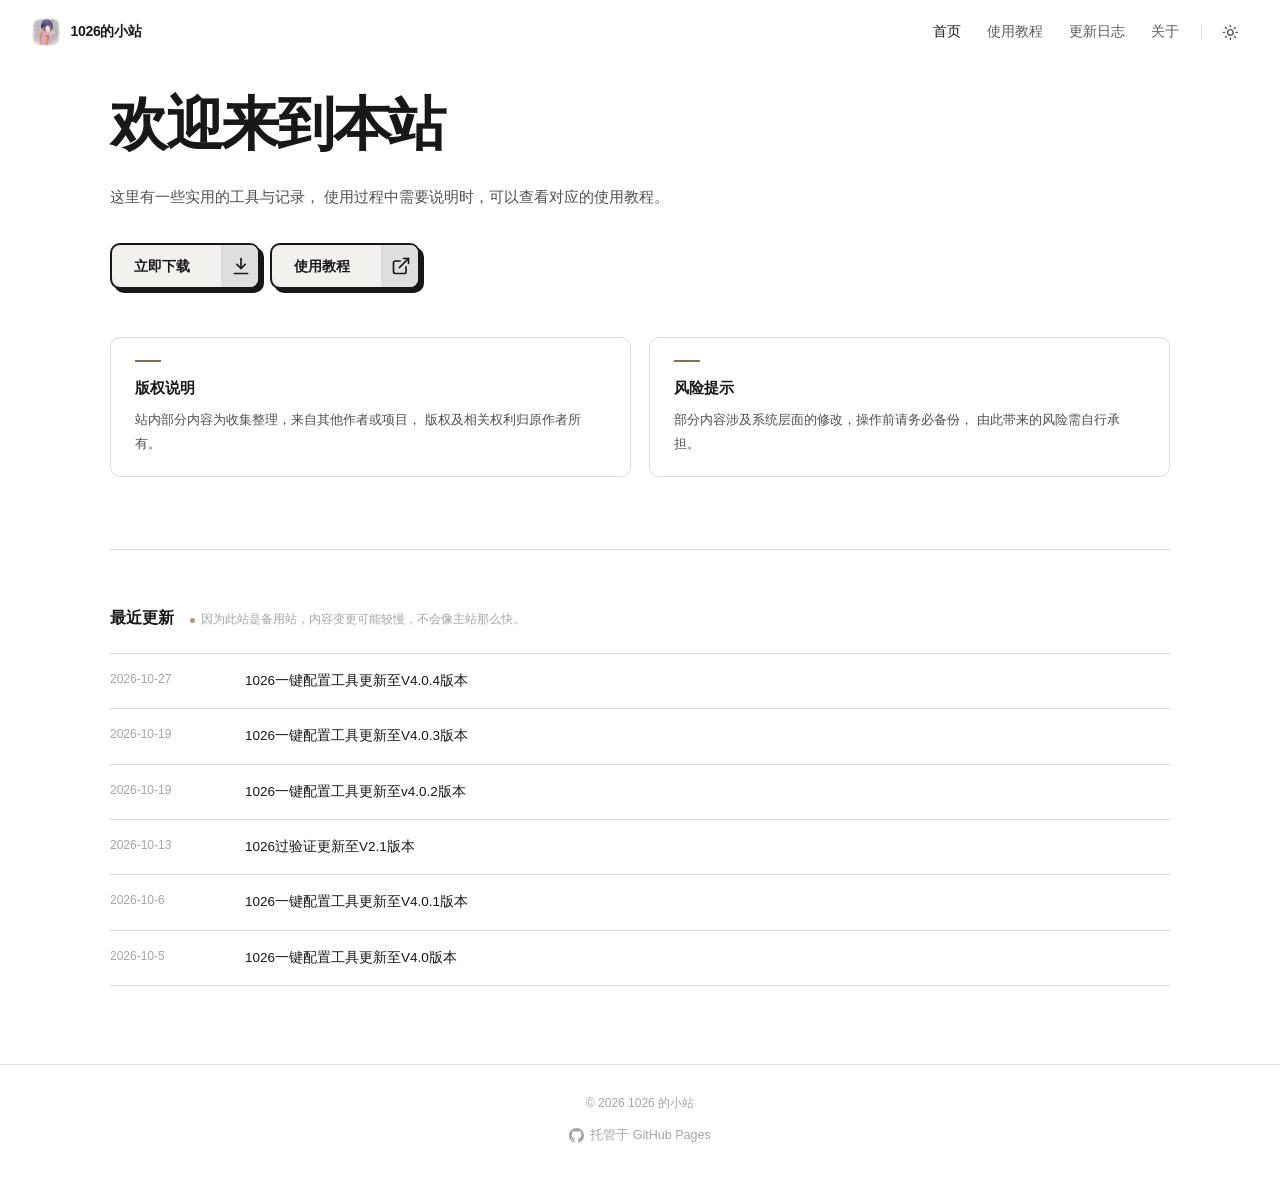
<file: index.html>
<!DOCTYPE html>
<html lang="zh">
<head>
  <meta charset="UTF-8">
  <meta name="viewport" content="width=device-width, initial-scale=1.0, maximum-scale=5.0, user-scalable=yes, viewport-fit=cover">
  <link rel="icon" type="image/webp" href="favicon.webp">
  <link rel="apple-touch-icon" href="favicon.webp">
  <meta name="theme-color" content="#ffffff">
  <meta name="theme-color" media="(prefers-color-scheme: dark)" content="#0b0b12">
  <title>1026的小站</title>
  <meta property="og:title" content="1026的小站">
  <meta property="og:description" content="欢迎来到1026的小站，这里汇集实用工具与原创开发作品">
  <meta property="og:image" content="https://hq1026.top/favicon.webp">
  <meta property="og:url" content="https://hq1026.top/">
  <meta property="og:type" content="website">
  <meta name="twitter:card" content="summary">
  <meta name="twitter:title" content="1026的小站">
  <meta name="twitter:description" content="欢迎来到1026的小站，这里汇集实用工具与原创开发作品">
  <meta name="twitter:image" content="https://hq1026.top/favicon.webp">
  <meta name="description" content="1026 的小站，分享实用的工具、文件与记录。">  <meta name="twitter:image" content="https://hq1026.top/favicon.webp"><!-- 顶部导航：自包含、本站自托管 -->
  <link rel="stylesheet" href="/assets/nap-nav.css">
  <link rel="preload" as="image" href="favicon.webp" fetchpriority="high">
  <link rel="prefetch" href="changelog.json">
  <link rel="prefetch" href="touping.json">
  <link rel="prefetch" href="shendun.json">
  <link rel="prefetch" href="changeid.json">
  <link rel="prefetch" href="fangfeng.json">
  <link rel="stylesheet" href="assets/css/standby-index.f9b241c5bb1f.css">
  <script>
    try {
      var t = localStorage.getItem("theme");
      if (t === "dark" || (!t && window.matchMedia && window.matchMedia("(prefers-color-scheme: dark)").matches)) {
        document.documentElement.classList.add("dark");
      }
    } catch (e) {}
  </script>

<link rel="stylesheet" href="assets/css/standby-index-2.c45beda980d8.css">
</head>
<script>
(function () {
    try {
        var ORDER = {
            '/': 1, '/index.html': 1,
            '/syjc.html': 2,
            '/gxrz.html': 3,
            '/about.html': 4,
            '/more.html': 5,
            '/hqzs.html': 6,
            '/play.html': 7
        };
        var cur = ORDER[location.pathname] || 0;
        var prev = parseInt(sessionStorage.getItem('hqNavFrom') || '0', 10) || 0;
        if (cur) { sessionStorage.setItem('hqNavFrom', String(cur)); }
        if (prev && cur && cur !== prev) {
            document.documentElement.classList.add(cur > prev ? 'hq-dir-fwd' : 'hq-dir-back');
        }
    } catch (e) {}
})();
</script>

<body>
  <header class="np-header">
    <div id="navShell" class="np-shell">
      <nav class="np-bar">
        <a href="index.html" class="np-logo"><img src="favicon.webp" alt="logo"><span>1026的小站</span></a>
        <div class="np-links">
          <a href="index.html" class="np-link on">首页</a>
          <a href="syjc.html" class="np-link">使用教程</a>
          <a href="gxrz.html" class="np-link">更新日志</a>
          <a href="about.html" class="np-link">关于</a>
          <span class="np-sep wide"></span>
          <button type="button" class="np-theme" id="theme-toggle" aria-label="切换主题">
            <svg class="np-sun" viewBox="0 0 24 24" fill="none" stroke="currentColor" stroke-width="2" stroke-linecap="round"><circle cx="12" cy="12" r="4"/><path d="M12 2v2M12 20v2M4.9 4.9l1.4 1.4M17.7 17.7l1.4 1.4M2 12h2M20 12h2M4.9 19.1l1.4-1.4M17.7 6.3l1.4-1.4"/></svg>
            <svg class="np-moon" viewBox="0 0 24 24" fill="none" stroke="currentColor" stroke-width="2" stroke-linecap="round"><path d="M21 12.8A9 9 0 1 1 11.2 3a7 7 0 0 0 9.8 9.8z"/></svg>
          </button>
        </div>
        <div class="np-mobile">
          <button type="button" class="np-theme" id="theme-toggle-m" aria-label="切换主题">
            <svg class="np-sun" viewBox="0 0 24 24" fill="none" stroke="currentColor" stroke-width="2" stroke-linecap="round"><circle cx="12" cy="12" r="4"/><path d="M12 2v2M12 20v2M4.9 4.9l1.4 1.4M17.7 17.7l1.4 1.4M2 12h2M20 12h2M4.9 19.1l1.4-1.4M17.7 6.3l1.4-1.4"/></svg>
            <svg class="np-moon" viewBox="0 0 24 24" fill="none" stroke="currentColor" stroke-width="2" stroke-linecap="round"><path d="M21 12.8A9 9 0 1 1 11.2 3a7 7 0 0 0 9.8 9.8z"/></svg>
          </button>
          <button type="button" class="np-burger" id="burgerBtn" aria-label="菜单"><div class="ic"><span></span><span></span><span></span></div></button>
        </div>
      </nav>
    </div>
  </header>

  <div class="np-menu" id="mobileMenu">
    <nav>
      <a href="index.html" class="on">首页</a>
      <a href="syjc.html">使用教程</a>
      <a href="gxrz.html">更新日志</a>
      <a href="about.html">关于</a>
    </nav>
  </div>

  <main>
    <section class="container hero">
      <h1><span>欢</span><span>迎</span><span>来</span><span>到</span><span>本</span><span>站</span></h1>
      <p class="hero-text">
        这里有一些实用的工具与记录，
        使用过程中需要说明时，可以查看对应的使用教程。
      </p>
      <div class="buttons">
        <a href="gxrz.html" class="dl-button" aria-label="立即下载">
          <span class="dl-text">立即下载</span>
          <span class="dl-icon">
            <svg viewBox="0 0 24 24"><path d="M12 3v12"/><path d="M7 10l5 5 5-5"/><path d="M4 21h16"/></svg>
          </span>
        </a>
        <a href="syjc.html" class="dl-button" aria-label="使用教程">
          <span class="dl-text">使用教程</span>
          <span class="dl-icon">
            <svg viewBox="0 0 24 24"><path d="M18 13v6a2 2 0 0 1-2 2H5a2 2 0 0 1-2-2V8a2 2 0 0 1 2-2h6"/><path d="M15 3h6v6"/><path d="M10 14L21 3"/></svg>
          </span>
        </a>
      </div>
    </section>

    <section class="container cards">
      <div class="card">
        <div class="card-title">版权说明</div>
        <p class="card-text">
          站内部分内容为收集整理，来自其他作者或项目，
          版权及相关权利归原作者所有。
        </p>
      </div>
      <div class="card">
        <div class="card-title">风险提示</div>
        <p class="card-text">
          部分内容涉及系统层面的修改，操作前请务必备份，
          由此带来的风险需自行承担。
        </p>
      </div>
    </section>

    <section class="container updates">
      <div class="heading">
        <h2 class="heading-title">最近更新</h2>
        <span class="heading-note">因为此站是备用站，内容变更可能较慢，不会像主站那么快。</span>
      </div>
      <div class="update-list" id="homeUpdates">
        <div class="update" style="grid-template-columns:1fr;color:var(--gray-3)"><div class="update-content" id="updLoading">正在加载…</div></div>
      </div>
    </section>
  </main>

  <footer class="footer">
    <div class="container footer-inner">
      <div>
        © <span id="year"></span> 1026 的小站
      </div>
      <div style="display:inline-flex;align-items:center;gap:6px;font-size:12.5px;color:var(--gray-3)">
        <svg viewBox="0 0 16 16" width="15" height="15" fill="currentColor" aria-hidden="true" style="flex:none"><path d="M8 0C3.58 0 0 3.58 0 8c0 3.54 2.29 6.53 5.47 7.59.4.07.55-.17.55-.38 0-.19-.01-.82-.01-1.49-2.01.37-2.53-.49-2.69-.94-.09-.23-.48-.94-.82-1.13-.28-.15-.68-.52-.01-.53.63-.01 1.08.58 1.23.82.72 1.21 1.87.87 2.33.66.07-.52.28-.87.51-1.07-1.78-.2-3.64-.89-3.64-3.95 0-.87.31-1.59.82-2.15-.08-.2-.36-1.02.08-2.12 0 0 .67-.21 2.2.82.64-.18 1.32-.27 2-.27s1.36.09 2 .27c1.53-1.04 2.2-.82 2.2-.82.44 1.1.16 1.92.08 2.12.51.56.82 1.27.82 2.15 0 3.07-1.87 3.75-3.65 3.95.29.25.54.73.54 1.48 0 1.07-.01 1.93-.01 2.2 0 .21.15.46.55.38A8.01 8.01 0 0 0 16 8c0-4.42-3.58-8-8-8z"/></svg>
        <span>托管于 GitHub Pages</span>
      </div>
    </div>
  </footer>

  <script>
    (function () {
      var shell = document.getElementById("navShell");
      function onScroll() { if (shell) shell.classList.toggle("np-hide", window.scrollY > 20); }
      window.addEventListener("scroll", onScroll, { passive: true });
      onScroll();

      var btns = [document.getElementById("theme-toggle"), document.getElementById("theme-toggle-m")];
      function toggleTheme() {
        var dark = document.documentElement.classList.toggle("dark");
        try { localStorage.setItem("theme", dark ? "dark" : "light"); } catch (e) {}
      }
      btns.forEach(function (b) { if (b) b.addEventListener("click", toggleTheme); });

      var menu = document.getElementById("mobileMenu");
      var burger = document.getElementById("burgerBtn");
      if (burger && menu) {
        function setMenu(open) {
          menu.classList.toggle("open", open);
          burger.classList.toggle("open", open);
        }
        burger.addEventListener("click", function () { setMenu(!menu.classList.contains("open")); });
        menu.querySelectorAll("a").forEach(function (a) { a.addEventListener("click", function () { setMenu(false); }); });
        // 点击其它地方或上下滑动时，自动收起菜单
        document.addEventListener("click", function (e) {
          if (menu.classList.contains("open") && !menu.contains(e.target) && !burger.contains(e.target)) setMenu(false);
        });
        window.addEventListener("scroll", function () {
          if (menu.classList.contains("open")) setMenu(false);
        }, { passive: true });
      }
    })();
  </script>

  <script>
    document.getElementById("year").textContent = new Date().getFullYear();
  </script>
<script>
    (function () {
        var box = document.getElementById("homeUpdates");
        if (!box) return;
        fetch("home_updates.json")
            .then(function (r) {
                if (!r.ok) throw new Error("HTTP " + r.status);
                return r.json();
            })
            .then(function (data) {
                function esc(s) {
                    s = String(s == null ? "" : s);
                    return s.replace(/&/g, "&amp;").replace(/</g, "&lt;").replace(/>/g, "&gt;").replace(/"/g, "&quot;");
                }
                if (!data || !data.length) {
                    box.innerHTML = '<div class="update" style="grid-template-columns:1fr;color:var(--gray-3)"><div class="update-content">暂无更新</div></div>';
                    return;
                }
                var html = "";
                data.forEach(function (item) {
                    html += '<div class="update">' +
                        '<div class="update-date">' + esc(item.date) + "</div>" +
                        '<div class="update-content">' + esc(item.text) + "</div>" +
                        "</div>";
                });
                box.innerHTML = html;
            })
            .catch(function () {
                box.innerHTML = '<div class="update" style="grid-template-columns:1fr;color:var(--gray-3)"><div class="update-content">更新数据加载失败，请刷新重试</div></div>';
            });
    })();
</script>
<script>
(function(){var A=["Alpha.png","APatch.png","ck.png","favicon.webp","FolkPatch.png","GitHub.png","KernelSU.png","KernelSU_Next.png","Kitsune%20Mask.png","SukiSU%20Ultra.png","toping.png","toxiang.png","wx.png","zfb.png"];var H={},P=[],R=[];document.querySelectorAll("img").forEach(function(i){var s=i.getAttribute("src"),f=i.getAttribute("data-full");if(s)H[s]=1;if(f)H[f]=1;});A.forEach(function(s){(H[s]?P:R).push(s);});function L(a){a.forEach(function(s){var i=new Image();i.decoding="async";i.src=s;});}function go(){L(P);setTimeout(function(){L(R);},120);}if(document.readyState==="complete"){go();}else{window.addEventListener("load",go);}})();
</script>
</body>
</html>
</file>
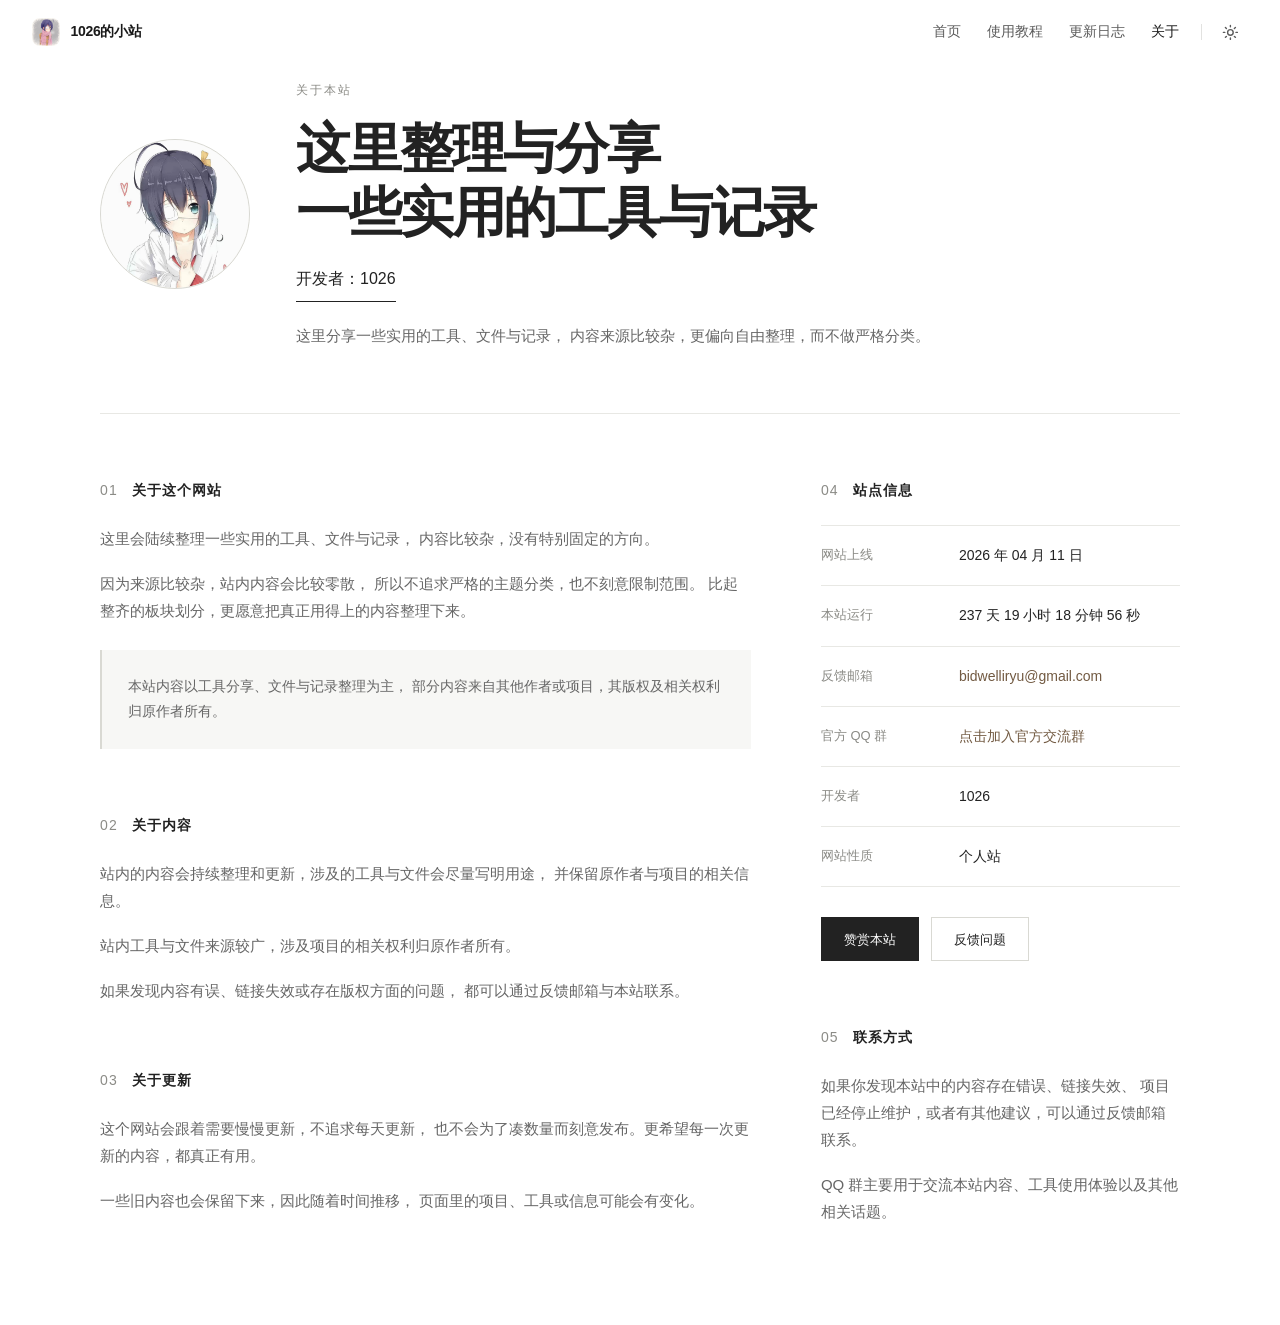
<file: about.html>
<!DOCTYPE html>
<html lang="zh-CN">
<head>
    <meta charset="UTF-8">
  <link rel="icon" type="image/webp" href="favicon.webp">

    <meta name="viewport" content="width=device-width, initial-scale=1.0">
    <title>关于本站</title>
  <meta property="og:title" content="关于-1026的小站">
  <meta property="og:description" content="关于1026的小站 — 了解本站与作者">
  <meta property="og:image" content="https://hq1026.top/favicon.webp">
  <meta property="og:url" content="https://hq1026.top/about">
  <meta property="og:type" content="website">
  <meta name="twitter:card" content="summary">
  <meta name="twitter:title" content="关于-1026的小站">
  <meta name="twitter:description" content="关于1026的小站 — 了解本站与作者">
  <meta name="twitter:image" content="https://hq1026.top/favicon.webp">
    <meta name="description" content="关于本站、作者以及网站运行信息。">
    <!-- 顶部导航：自包含、本站自托管 -->
    <link rel="stylesheet" href="/assets/nap-nav.css">
    <link rel="stylesheet" href="assets/css/standby-about.b46a45b13b56.css">
    <script>
        try {
            var t = localStorage.getItem("theme");
            if (t === "dark" || (!t && window.matchMedia && window.matchMedia("(prefers-color-scheme: dark)").matches)) {
                document.documentElement.classList.add("dark");
            }
        } catch (e) {}
    </script>


<link rel="stylesheet" href="assets/css/standby-shared.f78c829e329d.css">
</head>

<script>
(function () {
    try {
        var ORDER = {
            '/': 1, '/index.html': 1,
            '/syjc.html': 2,
            '/gxrz.html': 3,
            '/about.html': 4,
            '/more.html': 5,
            '/hqzs.html': 6,
            '/play.html': 7
        };
        var cur = ORDER[location.pathname] || 0;
        var prev = parseInt(sessionStorage.getItem('hqNavFrom') || '0', 10) || 0;
        if (cur) { sessionStorage.setItem('hqNavFrom', String(cur)); }
        if (prev && cur && cur !== prev) {
            document.documentElement.classList.add(cur > prev ? 'hq-dir-fwd' : 'hq-dir-back');
        }
    } catch (e) {}
})();
</script>

<body>

    <header class="np-header">
        <div id="navShell" class="np-shell">
            <nav class="np-bar">
                <a href="index.html" class="np-logo"><img src="favicon.webp" alt="logo"><span>1026的小站</span></a>
                <div class="np-links">
                    <a href="index.html" class="np-link">首页</a>
                    <a href="syjc.html" class="np-link">使用教程</a>
                    <a href="gxrz.html" class="np-link">更新日志</a>
                    <a href="about.html" class="np-link on">关于</a>
                    <span class="np-sep wide"></span>
                    <button type="button" class="np-theme" id="theme-toggle" aria-label="切换主题">
                        <svg class="np-sun" viewBox="0 0 24 24" fill="none" stroke="currentColor" stroke-width="2" stroke-linecap="round"><circle cx="12" cy="12" r="4"/><path d="M12 2v2M12 20v2M4.9 4.9l1.4 1.4M17.7 17.7l1.4 1.4M2 12h2M20 12h2M4.9 19.1l1.4-1.4M17.7 6.3l1.4-1.4"/></svg>
                        <svg class="np-moon" viewBox="0 0 24 24" fill="none" stroke="currentColor" stroke-width="2" stroke-linecap="round"><path d="M21 12.8A9 9 0 1 1 11.2 3a7 7 0 0 0 9.8 9.8z"/></svg>
                    </button>
                </div>
                <div class="np-mobile">
                    <button type="button" class="np-theme" id="theme-toggle-m" aria-label="切换主题">
                        <svg class="np-sun" viewBox="0 0 24 24" fill="none" stroke="currentColor" stroke-width="2" stroke-linecap="round"><circle cx="12" cy="12" r="4"/><path d="M12 2v2M12 20v2M4.9 4.9l1.4 1.4M17.7 17.7l1.4 1.4M2 12h2M20 12h2M4.9 19.1l1.4-1.4M17.7 6.3l1.4-1.4"/></svg>
                    <svg class="np-moon" viewBox="0 0 24 24" fill="none" stroke="currentColor" stroke-width="2" stroke-linecap="round"><path d="M21 12.8A9 9 0 1 1 11.2 3a7 7 0 0 0 9.8 9.8z"/></svg>
</button>
                    <button type="button" class="np-burger" id="burgerBtn" aria-label="菜单"><div class="ic"><span></span><span></span><span></span></div></button>
                </div>
            </nav>
        </div>
    </header>

    <div class="np-menu" id="mobileMenu">
        <nav>
            <a href="index.html">首页</a>
            <a href="syjc.html">使用教程</a>
            <a href="gxrz.html">更新日志</a>
            <a href="about.html" class="on">关于</a>
        </nav>
    </div>

    <main class="about-main">
        <div class="page">

            <section class="hero">

                <div class="avatar-placeholder">
                    <img src="toxiang.png" alt="头像" style="width:100%;height:100%;object-fit:cover;display:block;border-radius:50%">
                </div>

                <div>
                    <div class="hero-label">关于本站</div>

                    <h1 class="hero-title">
                        这里整理与分享<br>
                        一些实用的工具与记录
                    </h1>

                    <!-- 开发者名称 -->
                    <div class="developer-name">
                        开发者：1026
                    </div>

                    <p class="hero-description">
                        这里分享一些实用的工具、文件与记录，
                        内容来源比较杂，更偏向自由整理，而不做严格分类。
                    </p>
                </div>

            </section>


            <div class="content-grid">

                <div>

                    <section class="section">
                        <h2 class="section-title">
                            <span>01</span>
                            关于这个网站
                        </h2>

                        <p>
                            这里会陆续整理一些实用的工具、文件与记录，
                            内容比较杂，没有特别固定的方向。
                        </p>

                        <p>
                            因为来源比较杂，站内内容会比较零散，
                            所以不追求严格的主题分类，也不刻意限制范围。
                            比起整齐的板块划分，更愿意把真正用得上的内容整理下来。
                        </p>

                        <div class="note">
                            本站内容以工具分享、文件与记录整理为主，
                            部分内容来自其他作者或项目，其版权及相关权利归原作者所有。
                        </div>
                    </section>


                    <section class="section">
                        <h2 class="section-title">
                            <span>02</span>
                            关于内容
                        </h2>

                        <p>
                            站内的内容会持续整理和更新，涉及的工具与文件会尽量写明用途，
                            并保留原作者与项目的相关信息。
                        </p>

                        <p>
                            站内工具与文件来源较广，涉及项目的相关权利归原作者所有。
                        </p>

                        <p>
                            如果发现内容有误、链接失效或存在版权方面的问题，
                            都可以通过反馈邮箱与本站联系。
                        </p>
                    </section>


                    <section class="section">
                        <h2 class="section-title">
                            <span>03</span>
                            关于更新
                        </h2>

                        <p>
                            这个网站会跟着需要慢慢更新，不追求每天更新，
                            也不会为了凑数量而刻意发布。更希望每一次更新的内容，都真正有用。
                        </p>

                        <p>
                            一些旧内容也会保留下来，因此随着时间推移，
                            页面里的项目、工具或信息可能会有变化。
                        </p>
                    </section>

                </div>


                <aside>

                    <section class="section">
                        <h2 class="section-title">
                            <span>04</span>
                            站点信息
                        </h2>

                        <div class="info-list">

                            <div class="info-item">
                                <div class="info-label">网站上线</div>
                                <div class="info-value" id="launch-date">
                                    2026 年 04 月 11 日
                                </div>
                            </div>

                            <div class="info-item">
                                <div class="info-label">本站运行</div>
                                <div class="info-value" id="runtime">
                                    计算中
                                </div>
                            </div>

                            <div class="info-item">
                                <div class="info-label">反馈邮箱</div>
                                <div class="info-value">
                                    <a href="mailto:bidwelliryu@gmail.com">
                                        bidwelliryu@gmail.com
                                    </a>
                                </div>
                            </div>

                            <div class="info-item">
                                <div class="info-label">官方 QQ 群</div>
                                <div class="info-value">
                                    <a href="https://qm.qq.com/q/YGLgFSFzyY" target="_blank" rel="noopener noreferrer">
                                        点击加入官方交流群
                                    </a>
                                </div>
                            </div>

                            <div class="info-item">
                                <div class="info-label">开发者</div>
                                <div class="info-value">
                                    1026
                                </div>
                            </div>

                            <div class="info-item">
                                <div class="info-label">网站性质</div>
                                <div class="info-value">
                                    个人站
                                </div>
                            </div>

                        </div>

                        <div class="action-area">

                            <!-- 点击后跳转到独立赞赏页面 -->
                            <a
                                class="action-button primary"
                                href="hqzs.html"
                            >
                                赞赏本站
                            </a>

                            <a
                                class="action-button"
                                href="mailto:bidwelliryu@gmail.com"
                            >
                                反馈问题
                            </a>

                        </div>
                    </section>


                    <section class="section">
                        <h2 class="section-title">
                            <span>05</span>
                            联系方式
                        </h2>

                        <p>
                            如果你发现本站中的内容存在错误、链接失效、
                            项目已经停止维护，或者有其他建议，可以通过反馈邮箱联系。
                        </p>

                        <p>
                            QQ 群主要用于交流本站内容、工具使用体验以及其他相关话题。
                        </p>
                    </section>

                </aside>

            </div>

        </div>
    </main>


    <script>
        /*
         * ==========================================
         * 网站上线时间设置
         * ==========================================
         *
         * 将下面的日期修改为你的真实上线时间即可。
         *
         * 示例：
         * new Date("2026-01-01T12:00:00+08:00")
         *
         * 这里默认使用北京时间。
         */
        const launchTime = new Date("2026-04-11T10:34:12+08:00");


        function updateRuntime() {
            const now = new Date();
            let diff = now - launchTime;

            if (diff < 0) {
                diff = 0;
            }

            const totalSeconds = Math.floor(diff / 1000);

            const days = Math.floor(totalSeconds / 86400);
            const hours = Math.floor((totalSeconds % 86400) / 3600);
            const minutes = Math.floor((totalSeconds % 3600) / 60);
            const seconds = totalSeconds % 60;

            let result = "";

            if (days > 0) {
                result += `${days} 天 `;
            }

            if (hours > 0 || days > 0) {
                result += `${hours} 小时 `;
            }

            if (minutes > 0 || hours > 0 || days > 0) {
                result += `${minutes} 分钟 `;
            }

            result += `${seconds} 秒`;

            document.getElementById("runtime").textContent = result;
        }


        function updateLaunchDate() {
            const year = launchTime.getFullYear();
            const month = String(launchTime.getMonth() + 1).padStart(2, "0");
            const day = String(launchTime.getDate()).padStart(2, "0");

            document.getElementById("launch-date").textContent =
                `${year} 年 ${month} 月 ${day} 日`;
        }


        function updateCurrentYear() {
            var el = document.getElementById("current-year");
            if (el) el.textContent = new Date().getFullYear();
        }


        updateLaunchDate();
        updateRuntime();
        updateCurrentYear();

        setInterval(updateRuntime, 1000);
    </script>


    <!-- ============ 顶部导航交互（自包含）+ 隐藏访问统计 ============ -->
    <script>
        (function () {
            var shell = document.getElementById("navShell");
            function onScroll() { if (shell) shell.classList.toggle("np-hide", window.scrollY > 20); }
            window.addEventListener("scroll", onScroll, { passive: true });
            onScroll();

            var btns = [document.getElementById("theme-toggle"), document.getElementById("theme-toggle-m")];
            function toggleTheme() {
                document.documentElement.classList.toggle("dark");
                try { localStorage.setItem("theme", document.documentElement.classList.contains("dark") ? "dark" : "light"); } catch (e) {}
            }
            btns.forEach(function (b) { if (b) b.addEventListener("click", toggleTheme); });

            var menu = document.getElementById("mobileMenu");
            var burger = document.getElementById("burgerBtn");
            if (burger && menu) {
                function setMenu(open) {
                    menu.classList.toggle("open", open);
                    burger.classList.toggle("open", open);
                }
                burger.addEventListener("click", function () { setMenu(!menu.classList.contains("open")); });
                menu.querySelectorAll("a").forEach(function (a) { a.addEventListener("click", function () { setMenu(false); }); });
                document.addEventListener("click", function (e) {
                                    if (menu.classList.contains("open") && !menu.contains(e.target) && !burger.contains(e.target)) setMenu(false);
                                });
                                window.addEventListener("scroll", function () {
                                    if (menu.classList.contains("open")) setMenu(false);
                                }, { passive: true });

            }
        })();
    </script>

    <script>
        /* 数字滚动动画：从 0 滚到目标值 */
        function rollCount(el, target, prefix, suffix, dur) {
            if (!el) return;
            target = Number(target) || 0;
            var d = dur || 1100, start = null;
            function fmt(n) { return n.toLocaleString("zh-CN"); }
            function step(ts) {
                if (!start) start = ts;
                var p = Math.min(1, (ts - start) / d);
                p = 1 - Math.pow(1 - p, 3);
                el.textContent = (prefix || "") + fmt(Math.round(target * p)) + (suffix || " 次");
                if (p < 1) { requestAnimationFrame(step); }
                else { el.textContent = (prefix || "") + fmt(target) + (suffix || " 次"); }
            }
            requestAnimationFrame(step);
        }

        (function () {
            var v = document.getElementById("visits");
            if (v && typeof window.__H1026_VISITS !== "undefined") {
                rollCount(v, Number(window.__H1026_VISITS), "", " 次");
            }
        })();
    </script>

<script>
(function(){var A=["Alpha.png","APatch.png","ck.png","favicon.webp","FolkPatch.png","GitHub.png","KernelSU.png","KernelSU_Next.png","Kitsune%20Mask.png","SukiSU%20Ultra.png","toping.png","toxiang.png","wx.png","zfb.png"];var H={},P=[],R=[];document.querySelectorAll("img").forEach(function(i){var s=i.getAttribute("src"),f=i.getAttribute("data-full");if(s)H[s]=1;if(f)H[f]=1;});A.forEach(function(s){(H[s]?P:R).push(s);});function L(a){a.forEach(function(s){var i=new Image();i.decoding="async";i.src=s;});}function go(){L(P);setTimeout(function(){L(R);},120);}if(document.readyState==="complete"){go();}else{window.addEventListener("load",go);}})();
</script>
</body>
</html>
</file>
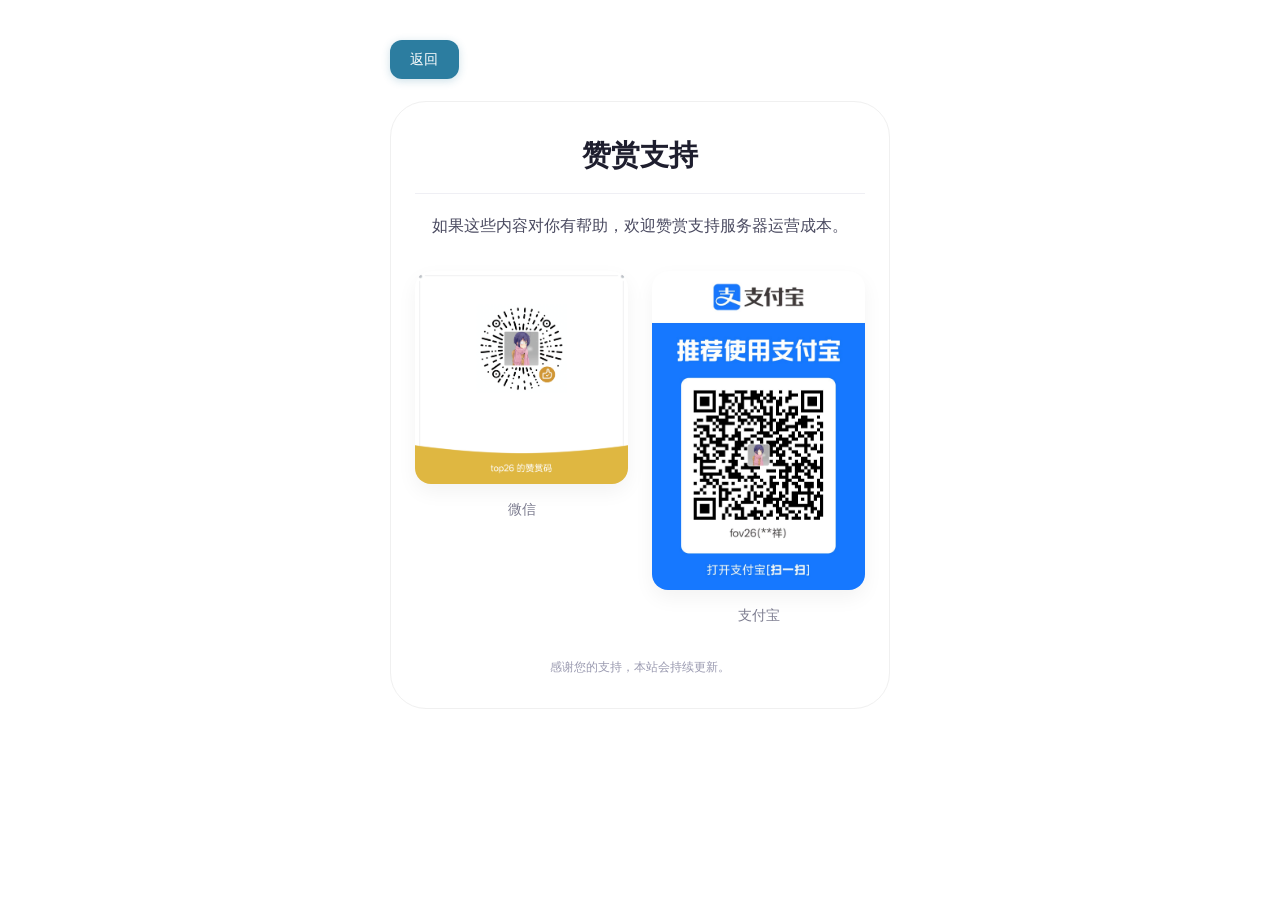
<file: hqzs.html>
<!DOCTYPE html>
<html lang="zh">
<head>
  <meta charset="UTF-8">
  <meta name="viewport" content="width=device-width, initial-scale=1.0, maximum-scale=5.0, user-scalable=yes, viewport-fit=cover">
  <link rel="icon" type="image/webp" href="favicon.webp">
  <link rel="apple-touch-icon" href="favicon.webp">
  <meta name="theme-color" content="#ffffff">
  <title>赞赏支持-1026的小站</title>
  <meta property="og:title" content="赞赏支持-1026的小站">
  <meta property="og:description" content="您的赞赏是持续更新的动力">
  <meta property="og:image" content="https://hq1026.top/favicon.webp">
  <meta property="og:url" content="https://hq1026.top/hqzs">
  <meta property="og:type" content="website">
  <meta name="twitter:card" content="summary">
  <meta name="twitter:title" content="赞赏支持-1026的小站">
  <meta name="twitter:description" content="您的赞赏是持续更新的动力">
  <meta name="twitter:image" content="https://hq1026.top/favicon.webp">
  <link rel="preload" as="image" href="wx.png">
  <link rel="preload" as="image" href="zfb.png">
  <link rel="stylesheet" href="assets/css/standby-hqzs.605176c1d7a0.css">
<script>try{var t=localStorage.getItem("theme");if(t==="dark"||(!t&&window.matchMedia&&window.matchMedia("(prefers-color-scheme: dark)").matches))document.documentElement.classList.add("dark");}catch(e){}</script>

<link rel="stylesheet" href="assets/css/standby-shared.f78c829e329d.css">
</head>
<script>
(function () {
    try {
        var ORDER = {
            '/': 1, '/index.html': 1,
            '/syjc.html': 2,
            '/gxrz.html': 3,
            '/about.html': 4,
            '/more.html': 5,
            '/hqzs.html': 6,
            '/play.html': 7
        };
        var cur = ORDER[location.pathname] || 0;
        var prev = parseInt(sessionStorage.getItem('hqNavFrom') || '0', 10) || 0;
        if (cur) { sessionStorage.setItem('hqNavFrom', String(cur)); }
        if (prev && cur && cur !== prev) {
            document.documentElement.classList.add(cur > prev ? 'hq-dir-fwd' : 'hq-dir-back');
        }
    } catch (e) {}
})();
</script>

<body>
<div class="container">
  <a href="about.html" class="back-link">返回</a>
  <div class="sponsor-card">
    <div class="sponsor-title">赞赏支持</div>
    <div class="sponsor-desc">如果这些内容对你有帮助，欢迎赞赏支持服务器运营成本。</div>
    <div class="qr-grid">
      <div class="qr-item">
        <img src="wx.png" class="qr-img" alt="微信赞赏码" loading="eager">
        <div class="qr-label">微信</div>
      </div>
      <div class="qr-item">
        <img src="zfb.png" class="qr-img" alt="支付宝收款码" loading="eager">
        <div class="qr-label">支付宝</div>
      </div>
    </div>
    <div class="footer-note">感谢您的支持，本站会持续更新。</div>
  </div>
</div>

<div class="qr-viewer" id="qrViewer">
  <img id="qrViewerImg" alt="">
</div>

<script>
  (function () {
    var viewer = document.getElementById("qrViewer");
    var viewerImg = document.getElementById("qrViewerImg");
    if (!viewer || !viewerImg) return;

    function open(src, alt) {
      viewerImg.src = src;
      viewerImg.alt = alt || "";
      viewer.classList.add("open");
      document.body.style.overflow = "hidden";
    }

    function close() {
      viewer.classList.remove("open");
      document.body.style.overflow = "";
    }

    document.querySelectorAll(".qr-img").forEach(function (img) {
      img.addEventListener("click", function () { open(img.currentSrc || img.src, img.alt); });
    });

    viewer.addEventListener("click", close);

    document.addEventListener("keydown", function (e) {
      if (e.key === "Escape") close();
    });
  })();
</script>
<script>
(function(){var A=["Alpha.png","APatch.png","ck.png","favicon.webp","FolkPatch.png","GitHub.png","KernelSU.png","KernelSU_Next.png","Kitsune%20Mask.png","SukiSU%20Ultra.png","toping.png","toxiang.png","wx.png","zfb.png"];var H={},P=[],R=[];document.querySelectorAll("img").forEach(function(i){var s=i.getAttribute("src"),f=i.getAttribute("data-full");if(s)H[s]=1;if(f)H[f]=1;});A.forEach(function(s){(H[s]?P:R).push(s);});function L(a){a.forEach(function(s){var i=new Image();i.decoding="async";i.src=s;});}function go(){L(P);setTimeout(function(){L(R);},120);}if(document.readyState==="complete"){go();}else{window.addEventListener("load",go);}})();
</script>
</body>
</html>
</file>
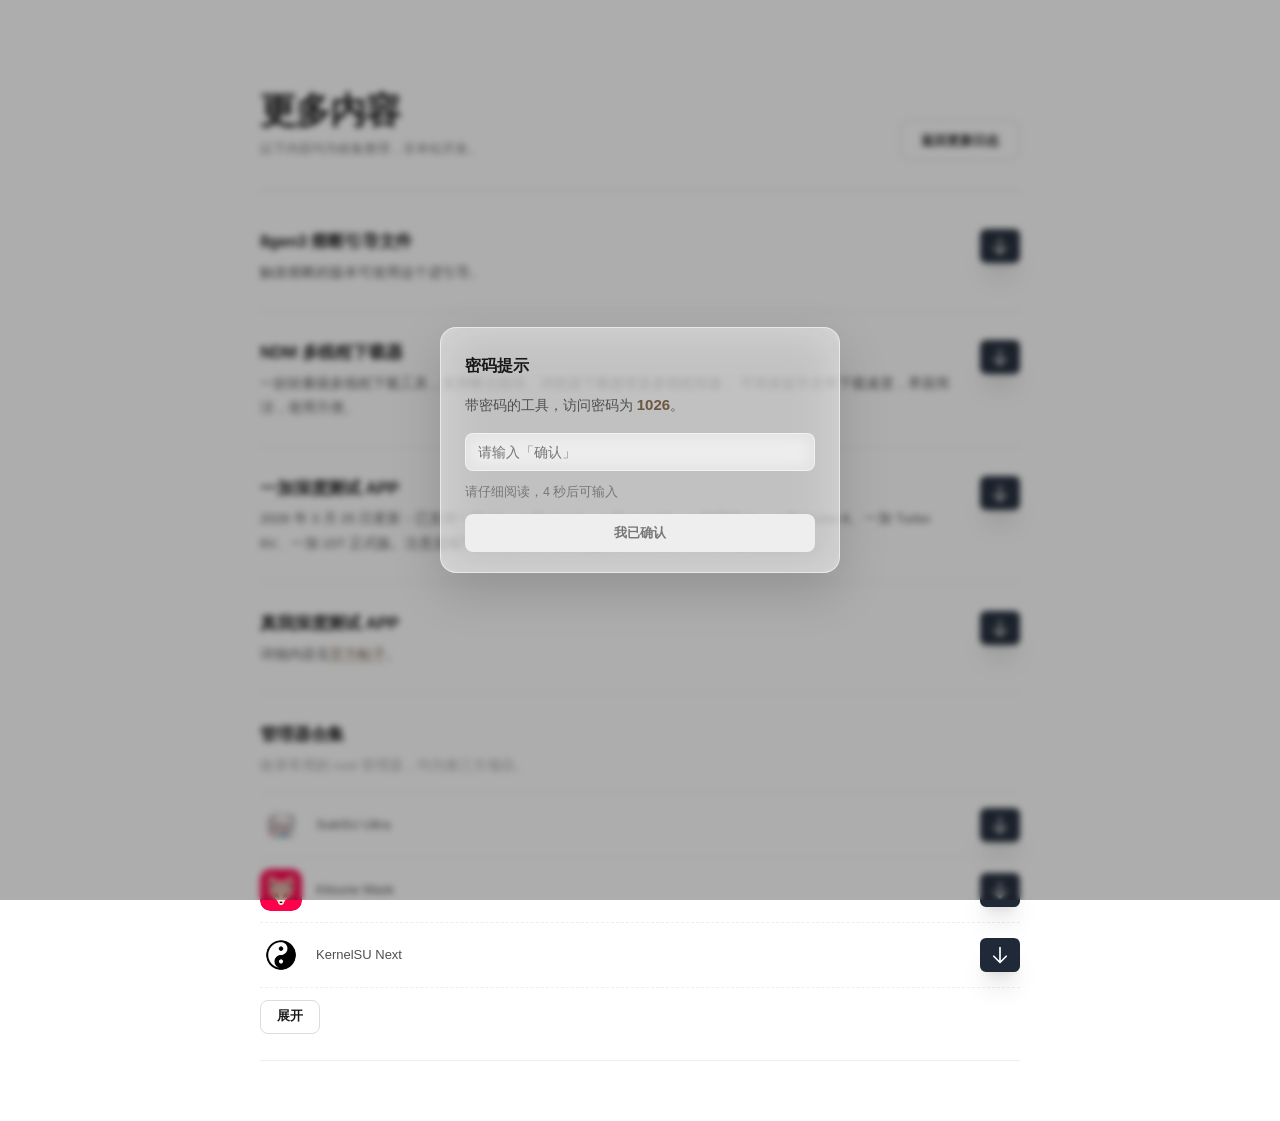
<file: more.html>
<!DOCTYPE html>
<html lang="zh-CN">
<head>
    <meta charset="UTF-8">
  <link rel="icon" type="image/webp" href="favicon.webp">

    <meta name="viewport" content="width=device-width, initial-scale=1.0">

    <title>更多内容-1026 的小站</title>
  <meta property="og:title" content="更多内容-1026的小站">
  <meta property="og:description" content="探索实用工具与资源">
  <meta property="og:image" content="https://hq1026.top/favicon.webp">
  <meta property="og:url" content="https://hq1026.top/more">
  <meta property="og:type" content="website">
  <meta name="twitter:card" content="summary">
  <meta name="twitter:title" content="更多内容-1026的小站">
  <meta name="twitter:description" content="探索实用工具与资源">
  <meta name="twitter:image" content="https://hq1026.top/favicon.webp">
    <!-- 顶部导航：自包含、本站自托管 -->
    <link rel="stylesheet" href="/assets/nap-nav.css">

    <meta
        name="description"
        content="1026 的小站更多内容，收集整理的工具、文件与合集。"
    ><link rel="stylesheet" href="assets/css/standby-more.15b77d1a48d0.css">
    <script>
        try {
            var t = localStorage.getItem("theme");
            if (t === "dark" || (!t && window.matchMedia && window.matchMedia("(prefers-color-scheme: dark)").matches)) {
                document.documentElement.classList.add("dark");
            }
        } catch (e) {}
    </script>


</head>

<link rel="stylesheet" href="assets/css/standby-shared.00aa80f7edbd.css">

<script>
(function () {
    try {
        var ORDER = {
            '/': 1, '/index.html': 1,
            '/syjc.html': 2,
            '/gxrz.html': 3,
            '/about.html': 4,
            '/more.html': 5,
            '/hqzs.html': 6,
            '/play.html': 7
        };
        var cur = ORDER[location.pathname] || 0;
        var prev = parseInt(sessionStorage.getItem('hqNavFrom') || '0', 10) || 0;
        if (cur) { sessionStorage.setItem('hqNavFrom', String(cur)); }
        if (prev && cur && cur !== prev) {
            document.documentElement.classList.add(cur > prev ? 'hq-dir-fwd' : 'hq-dir-back');
        }
    } catch (e) {}
})();
</script>

<body>

<link rel="stylesheet" href="assets/css/standby-shared.cbda897ecdda.css">
<div class="hqNt-mask" id="hqNtMask">
    <div class="hqNt-glass" role="dialog" aria-modal="true">
        <div class="hqNt-title">密码提示</div>
        <div class="hqNt-body">带密码的工具，访问密码为 <strong>1026</strong>。</div>
        <input type="text" class="hqNt-input" id="hqNtInput" maxlength="20" autocomplete="off" placeholder="请输入「确认」" disabled>
        <div class="hqNt-hint" id="hqNtHint">请仔细阅读，5 秒后可输入</div>
        <button type="button" class="hqNt-btn" id="hqNtBtn">我已确认</button>
    </div>
</div>
<script>
    (function () {
        var KEY = "hq_notice_ok_more_v2";
        var PASS = "确认";
        var seen = false;
        try { seen = localStorage.getItem(KEY) === "1"; } catch (e) {}
        var mask = document.getElementById("hqNtMask");
        if (seen) { mask.remove(); return; }
        var hqSbw = window.innerWidth - document.documentElement.clientWidth;
        document.body.style.overflow = "hidden";
        if (hqSbw > 0) { document.body.style.paddingRight = hqSbw + "px"; }
        var input = document.getElementById("hqNtInput");
        input.disabled = true;
        var hint = document.getElementById("hqNtHint");
        var btn = document.getElementById("hqNtBtn");
        var ready = false;
        fetch("popup_more.json")
            .then(function (r) { if (!r.ok) throw new Error("HTTP " + r.status); return r.json(); })
            .then(function (d) {
                if (!d) return;
                var t = document.querySelector("#hqNtMask .hqNt-title");
                var b = document.querySelector("#hqNtMask .hqNt-body");
                if (d.title) t.textContent = d.title;
                if (d.body) b.innerHTML = d.body.replace(/1026/g, "<strong>1026</strong>");
            })
            .catch(function () {});
        var n = 5;
        hint.textContent = "请仔细阅读，" + n + " 秒后可输入";
        var t = setInterval(function () {
            n--;
            if (n > 0) {
                hint.textContent = "请仔细阅读，" + n + " 秒后可输入";
            } else {
                clearInterval(t);
                ready = true;
                input.disabled = false;
                input.focus();
                hint.textContent = "";
            }
        }, 1000);
        input.addEventListener("input", function () {
            if (input.value.trim() === PASS && ready) btn.classList.add("ok");
            else btn.classList.remove("ok");
        });
        btn.addEventListener("click", function () {
            if (!ready || input.value.trim() !== PASS) return;
            try { localStorage.setItem(KEY, "1"); } catch (e) {}
            mask.classList.add("hqNt-close");
            setTimeout(function () {
                mask.remove();
                document.body.style.overflow = "";
                document.body.style.paddingRight = "";
            }, 220);
        });
    })();
</script>


    <link rel="stylesheet" href="assets/css/standby-more-4.d4c2809b084f.css">

    <header class="container page-top">
        <div>
            <h1>更多内容</h1>
            
            <p class="page-note">以下内容均为收集整理，非本站开发。</p>
        </div>
        <a href="gxrz.html" class="btn btn-ghost">返回更新日志</a>
    </header>

    
    <main class="container items">

        
        <div class="item">
            <div class="item-info">
                <div class="item-name">8gen3 熔断引导文件</div>
                <p class="item-desc">触发熔断的版本可使用这个进引导。</p>
            </div>
            <div class="item-side">
                <a href="https://wwaoj.lanzoul.com/b0188lmbad" class="icon-dl" aria-label="下载" title="下载">
                    <svg viewBox="0 0 24 24"><path d="M19.5 13.5 12 21m0 0-7.5-7.5M12 21V3"/></svg>
                </a>
            </div>
        </div>

        
        <div class="item">
            <div class="item-info">
                <div class="item-name">NDM 多线程下载器</div>
                <p class="item-desc">
                    一款轻量级多线程下载工具，支持断点续传、浏览器下载接管及多线程加速，
                    可有效提升文件下载速度，界面简洁，使用方便。
                </p>
            </div>
            <div class="item-side">
                <a href="https://wwaoj.lanzoul.com/b0188lmbad" class="icon-dl" aria-label="下载" title="下载">
                    <svg viewBox="0 0 24 24"><path d="M19.5 13.5 12 21m0 0-7.5-7.5M12 21V3"/></svg>
                </a>
            </div>
        </div>

        
        <div class="item">
            <div class="item-info">
                <div class="item-name">一加深度测试 APP</div>
                <p class="item-desc">
                    2026 年 3 月 25 日更新：已支持一加 15、一加 Ace 6、一加 Ace 6T、一加平板 2、
                    一加 Turbo 6、一加 Turbo 6V、一加 15T 正式版。注意后续可能有变动，一切消息以官方为准，
                    详细信息见<a href="https://bbs.oneplus.com/thread/1926504022886318086" target="_blank" rel="noopener noreferrer" class="ext-link">官方帖子</a>。
                </p>
            </div>
            <div class="item-side">
                <a href="https://wwaoj.lanzoul.com/b0188lmbad" class="icon-dl" aria-label="下载" title="下载">
                    <svg viewBox="0 0 24 24"><path d="M19.5 13.5 12 21m0 0-7.5-7.5M12 21V3"/></svg>
                </a>
            </div>
        </div>

        
        <div class="item">
            <div class="item-info">
                <div class="item-name">真我深度测试 APP</div>
                <p class="item-desc">
                    详细内容见<a href="https://www.realmebbs.com/post-details/1868926687249940480" target="_blank" rel="noopener noreferrer" class="ext-link">官方帖子</a>。
                </p>
            </div>
            <div class="item-side">
                <a href="https://wwaoj.lanzoul.com/b0188lmbad" class="icon-dl" aria-label="下载" title="下载">
                    <svg viewBox="0 0 24 24"><path d="M19.5 13.5 12 21m0 0-7.5-7.5M12 21V3"/></svg>
                </a>
            </div>
        </div>

        
        <div class="item">
            <div class="item-info">
                <div class="item-name">管理器合集</div>
                <p class="item-desc">
                    <span class="muted">收录常用的 root 管理器，均为第三方项目。</span>
                </p>

                <div class="mask-list" id="mask-list">
                    <div class="mask-item">
                        <img class="mask-icon" src="SukiSU%20Ultra.png" alt="SukiSU Ultra" loading="lazy"><span class="mask-name">SukiSU Ultra</span>
                        
                        <a href="https://wwaoj.lanzoul.com/b0188lmbad" class="icon-dl" aria-label="下载 SukiSU Ultra" title="下载">
                            <svg viewBox="0 0 24 24"><path d="M19.5 13.5 12 21m0 0-7.5-7.5M12 21V3"/></svg>
                        </a>
                    </div>
                    <div class="mask-item">
                        <img class="mask-icon" src="Kitsune%20Mask.png" alt="Kitsune Mask" loading="lazy"><span class="mask-name">Kitsune Mask</span>
                        
                        <a href="https://wwaoj.lanzoul.com/b0188lmbad" class="icon-dl" aria-label="下载 Kitsune Mask" title="下载">
                            <svg viewBox="0 0 24 24"><path d="M19.5 13.5 12 21m0 0-7.5-7.5M12 21V3"/></svg>
                        </a>
                    </div>
                    <div class="mask-item">
                        <img class="mask-icon" src="KernelSU_Next.png" alt="KernelSU Next" loading="lazy"><span class="mask-name">KernelSU Next</span>
                        
                        <a href="https://wwaoj.lanzoul.com/b0188lmbad" class="icon-dl" aria-label="下载 KernelSU Next" title="下载">
                            <svg viewBox="0 0 24 24"><path d="M19.5 13.5 12 21m0 0-7.5-7.5M12 21V3"/></svg>
                        </a>
                    </div>
                <div class="collapse-box collapsed" id="more-masks">
                    <div class="collapse-inner">

                        <div class="mask-item">
                            <img class="mask-icon" src="KernelSU.png" alt="KernelSU" loading="lazy"><span class="mask-name">KernelSU</span>
                            
                            <a href="https://wwaoj.lanzoul.com/b0188lmbad" class="icon-dl" aria-label="下载 KernelSU" title="下载">
                            <svg viewBox="0 0 24 24"><path d="M19.5 13.5 12 21m0 0-7.5-7.5M12 21V3"/></svg>
                        </a>
                        </div>
                        <div class="mask-item">
                            <img class="mask-icon" src="FolkPatch.png" alt="FolkPatch" loading="lazy"><span class="mask-name">FolkPatch</span>
                            
                            <a href="https://wwaoj.lanzoul.com/b0188lmbad" class="icon-dl" aria-label="下载 FolkPatch" title="下载">
                            <svg viewBox="0 0 24 24"><path d="M19.5 13.5 12 21m0 0-7.5-7.5M12 21V3"/></svg>
                        </a>
                        </div>
                        <div class="mask-item">
                            <img class="mask-icon" src="APatch.png" alt="APatch" loading="lazy"><span class="mask-name">APatch</span>
                            
                            <a href="https://wwaoj.lanzoul.com/b0188lmbad" class="icon-dl" aria-label="下载 APatch" title="下载">
                            <svg viewBox="0 0 24 24"><path d="M19.5 13.5 12 21m0 0-7.5-7.5M12 21V3"/></svg>
                        </a>
                        </div>
                        <div class="mask-item">
                            <img class="mask-icon" src="Alpha.png" alt="Alpha" loading="lazy"><span class="mask-name">Alpha</span>
                            
                            <a href="https://wwaoj.lanzoul.com/b0188lmbad" class="icon-dl" aria-label="下载 Alpha" title="下载">
                            <svg viewBox="0 0 24 24"><path d="M19.5 13.5 12 21m0 0-7.5-7.5M12 21V3"/></svg>
                        </a>
                        </div>

                    </div>
                </div>

                <div class="toggle-wrap">
                    <button class="btn btn-ghost btn-small" id="mask-toggle" type="button">展开</button>
                </div>
            </div>
        </div>

    </main>

    

    <script>

        
        (function () {
            var box = document.getElementById("more-masks");
            var btnEl = document.getElementById("mask-toggle");
            if (!box || !btnEl) return;

            btnEl.addEventListener("click", function () {
                var collapsed = box.classList.toggle("collapsed");
                btnEl.textContent = collapsed ? "展开" : "收起";
            });
        })();

        
    </script>


    <script>
        (function () {
            var root = document.documentElement;
            var btn = document.getElementById("theme-toggle");
            var btnM = document.getElementById("theme-toggle-m");
            function toggleTheme() {
                root.classList.toggle("dark");
                try { localStorage.setItem("theme", root.classList.contains("dark") ? "dark" : "light"); } catch (e) {}
            }
            if (btn) btn.addEventListener("click", toggleTheme);
            if (btnM) btnM.addEventListener("click", toggleTheme);

            var shell = document.getElementById("navShell");
            function onScroll() { if (shell) shell.classList.toggle("np-hide", window.scrollY > 20); }
            window.addEventListener("scroll", onScroll, { passive: true });
            onScroll();

            var menu = document.getElementById("mobileMenu");
            var burger = document.getElementById("burgerBtn");
            if (burger && menu) {
                function setMenu(open) {
                    menu.classList.toggle("open", open);
                    burger.classList.toggle("open", open);
                }
                burger.addEventListener("click", function () { setMenu(!menu.classList.contains("open")); });
                menu.querySelectorAll("a").forEach(function (a) { a.addEventListener("click", function () { setMenu(false); }); });
                document.addEventListener("click", function (e) {
                                    if (menu.classList.contains("open") && !menu.contains(e.target) && !burger.contains(e.target)) setMenu(false);
                                });
                                window.addEventListener("scroll", function () {
                                    if (menu.classList.contains("open")) setMenu(false);
                                }, { passive: true });

            }
        })();
    </script>

<script>
(function(){var A=["Alpha.png","APatch.png","ck.png","favicon.webp","FolkPatch.png","GitHub.png","KernelSU.png","KernelSU_Next.png","Kitsune%20Mask.png","SukiSU%20Ultra.png","toping.png","toxiang.png","wx.png","zfb.png"];var H={},P=[],R=[];document.querySelectorAll("img").forEach(function(i){var s=i.getAttribute("src"),f=i.getAttribute("data-full");if(s)H[s]=1;if(f)H[f]=1;});A.forEach(function(s){(H[s]?P:R).push(s);});function L(a){a.forEach(function(s){var i=new Image();i.decoding="async";i.src=s;});}function go(){L(P);setTimeout(function(){L(R);},120);}if(document.readyState==="complete"){go();}else{window.addEventListener("load",go);}})();
</script>
</body></body>
</html>
</file>
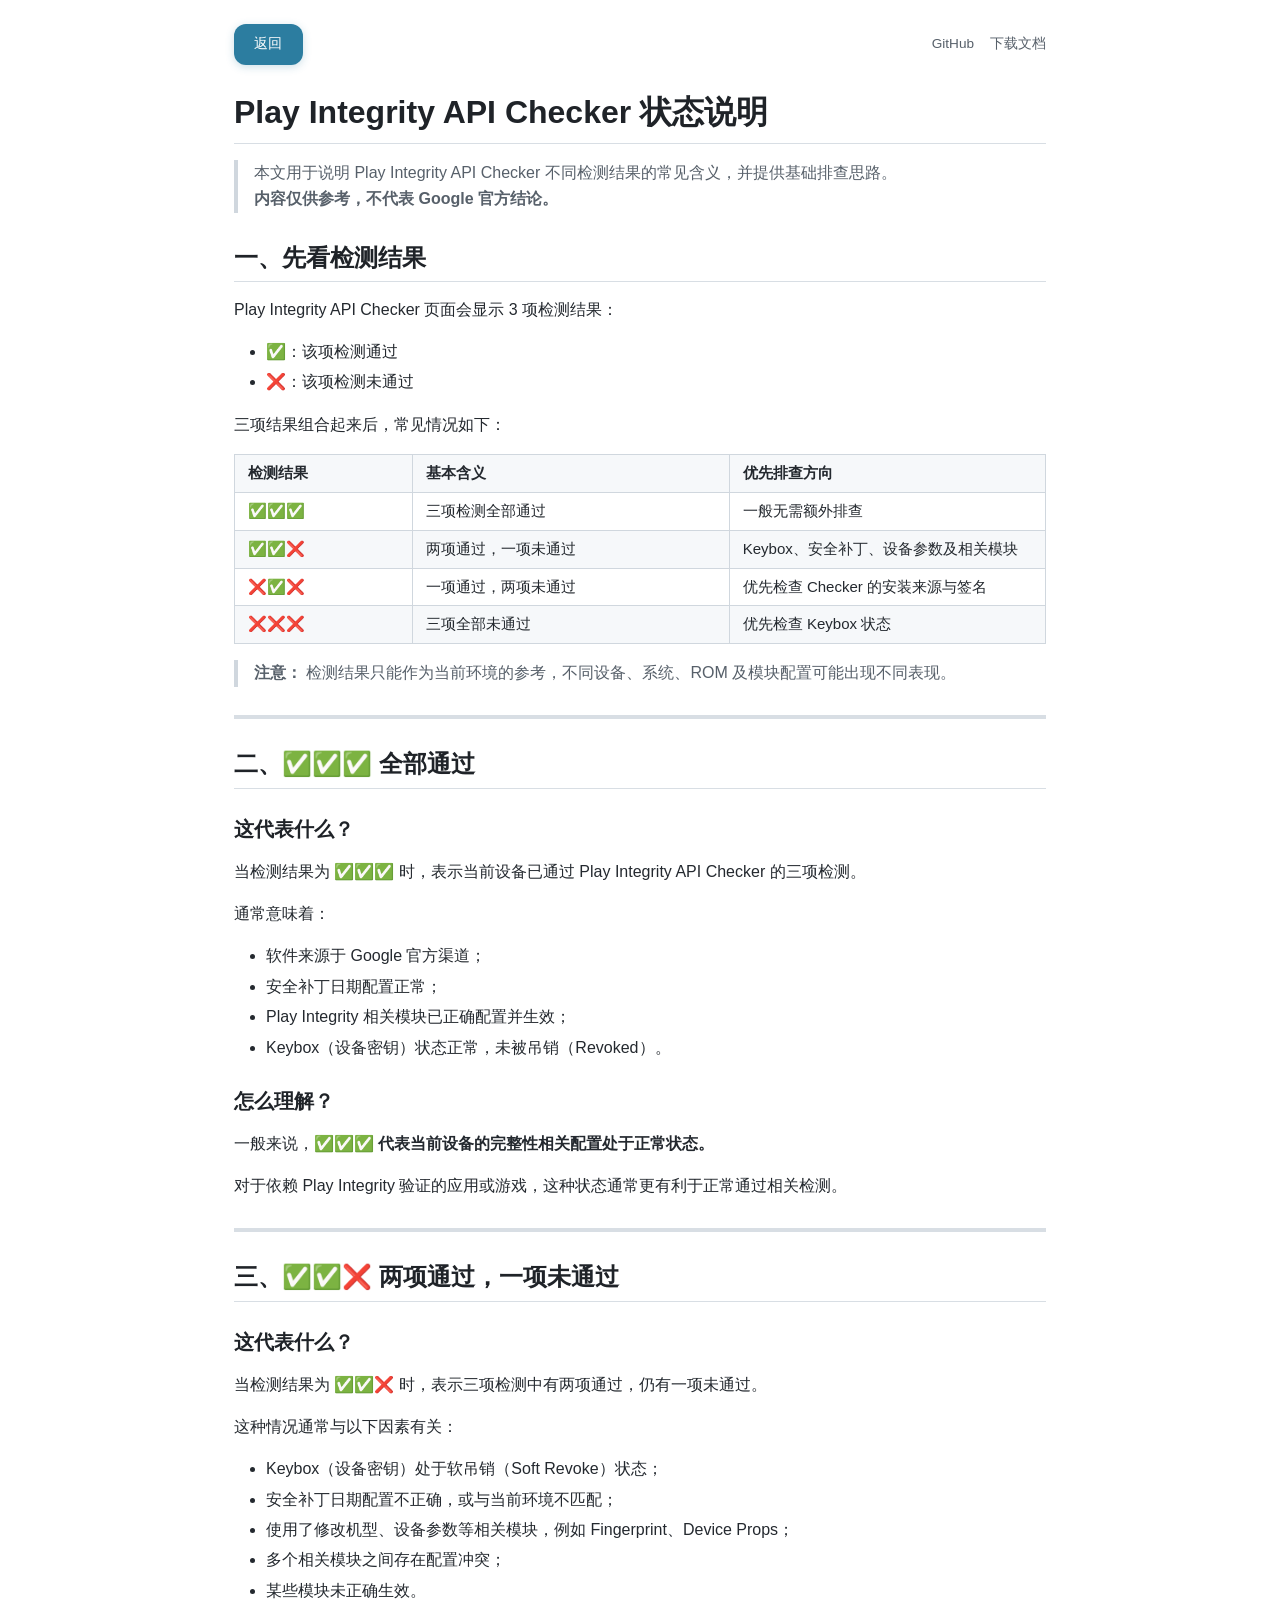
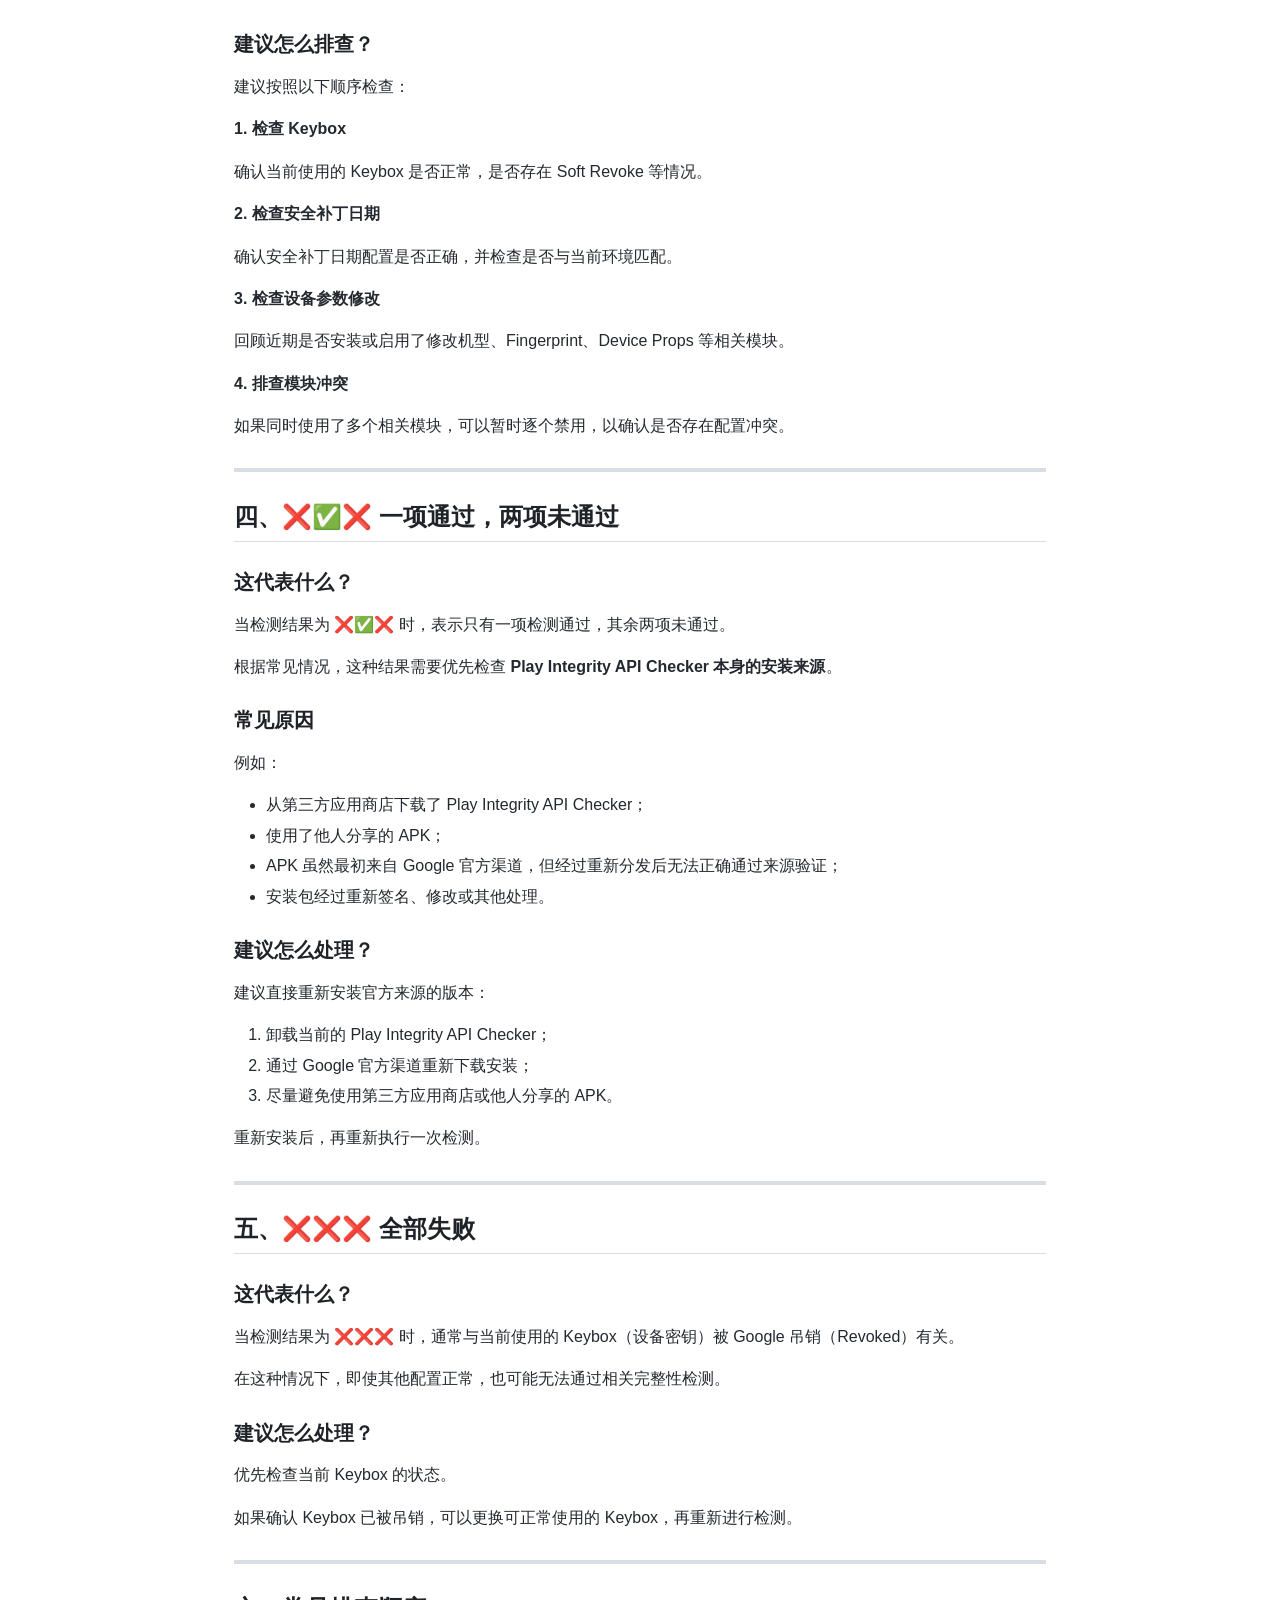
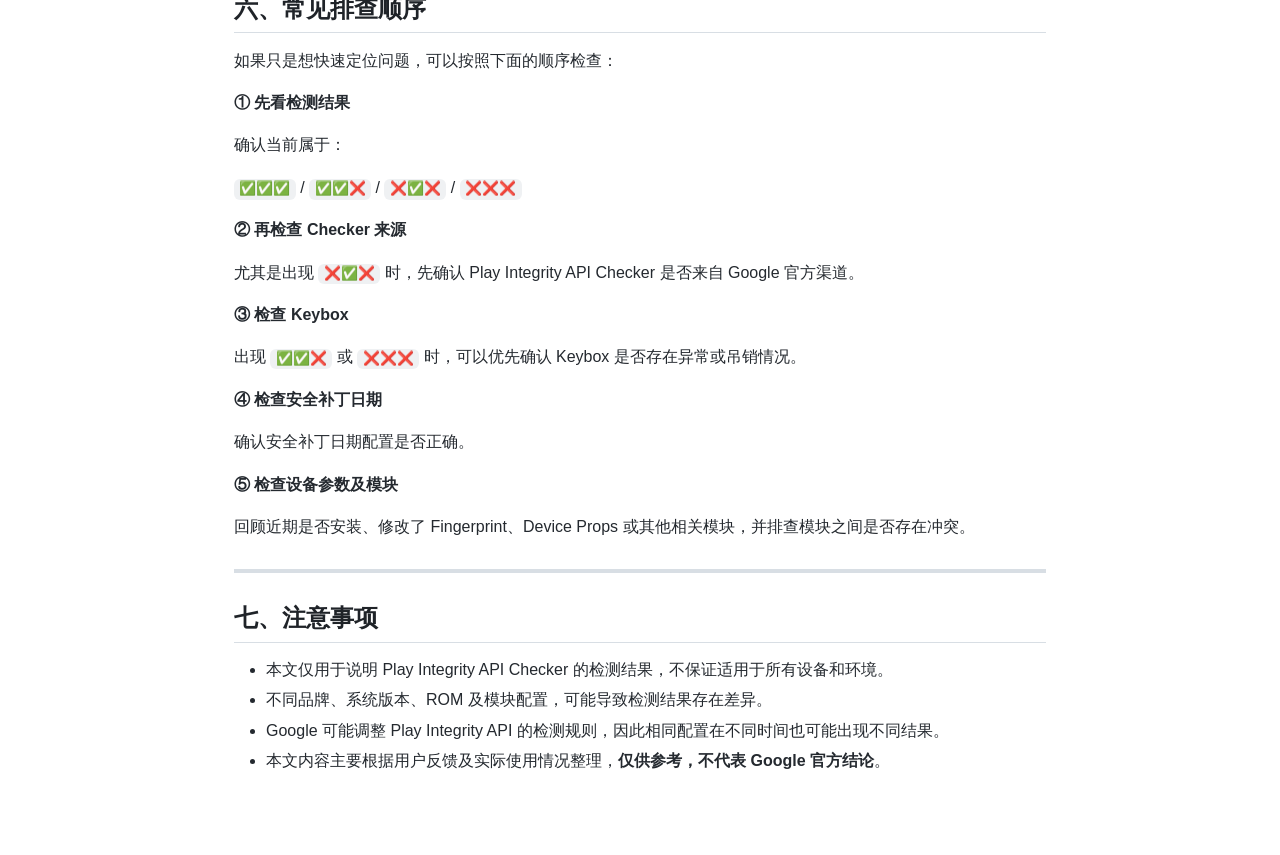
<file: play.html>
<!DOCTYPE html>
<html lang="zh-CN">
<head>
    <meta charset="UTF-8">
    <meta name="viewport" content="width=device-width, initial-scale=1.0, maximum-scale=1.5, user-scalable=yes">
    <title>Play Integrity API Checker 状态说明-1026的小站</title>
  <meta property="og:title" content="Play Integrity API Checker 状态说明-1026的小站">
  <meta property="og:description" content="解决 Play Integrity API Checker 状态相关问题">
  <meta property="og:image" content="https://hq1026.top/favicon.webp">
  <meta property="og:url" content="https://hq1026.top/play">
  <meta property="og:type" content="website">
  <meta name="twitter:card" content="summary">
  <meta name="twitter:title" content="Play Integrity API Checker 状态说明-1026的小站">
  <meta name="twitter:description" content="解决 Play Integrity API Checker 状态相关问题">
  <meta name="twitter:image" content="https://hq1026.top/favicon.webp">

    <link rel="icon" type="image/webp" href="favicon.webp">
    <link rel="stylesheet" href="assets/css/standby-play.b6c2942e1828.css">

<script>try{var t=localStorage.getItem("theme");if(t==="dark"||(!t&&window.matchMedia&&window.matchMedia("(prefers-color-scheme: dark)").matches))document.documentElement.classList.add("dark");}catch(e){}</script>

<link rel="stylesheet" href="assets/css/standby-shared.f78c829e329d.css">
</head>
<script>
(function () {
    try {
        var ORDER = {
            '/': 1, '/index.html': 1,
            '/syjc.html': 2,
            '/gxrz.html': 3,
            '/about.html': 4,
            '/more.html': 5,
            '/hqzs.html': 6,
            '/play.html': 7
        };
        var cur = ORDER[location.pathname] || 0;
        var prev = parseInt(sessionStorage.getItem('hqNavFrom') || '0', 10) || 0;
        if (cur) { sessionStorage.setItem('hqNavFrom', String(cur)); }
        if (prev && cur && cur !== prev) {
            document.documentElement.classList.add(cur > prev ? 'hq-dir-fwd' : 'hq-dir-back');
        }
    } catch (e) {}
})();
</script>

<body>
<div class="wrap">

    <div class="top-bar">
        <a href="gxrz.html" class="back-link">返回</a>
        <div class="top-right">
            <a href="https://github.com/fov1026/Play-Integrity-API-Checker-.git" class="link" target="_blank" rel="noopener noreferrer">GitHub</a>
            <a href="https://wwaoj.lanzoup.com/ikAkC49tjfmj" class="link" target="_blank" rel="noopener">下载文档</a>
        </div>
    </div>

    <h1>Play Integrity API Checker 状态说明</h1>

    <blockquote>
        <p>本文用于说明 Play Integrity API Checker 不同检测结果的常见含义，并提供基础排查思路。<br>
        <strong>内容仅供参考，不代表 Google 官方结论。</strong></p>
    </blockquote>

    <h2>一、先看检测结果</h2>

    <p>Play Integrity API Checker 页面会显示 3 项检测结果：</p>

    <ul>
        <li>✅：该项检测通过</li>
        <li>❌：该项检测未通过</li>
    </ul>

    <p>三项结果组合起来后，常见情况如下：</p>

    <table>
        <thead>
            <tr>
                <th>检测结果</th>
                <th>基本含义</th>
                <th>优先排查方向</th>
            </tr>
        </thead>
        <tbody>
            <tr>
                <td>✅✅✅</td>
                <td>三项检测全部通过</td>
                <td>一般无需额外排查</td>
            </tr>
            <tr>
                <td>✅✅❌</td>
                <td>两项通过，一项未通过</td>
                <td>Keybox、安全补丁、设备参数及相关模块</td>
            </tr>
            <tr>
                <td>❌✅❌</td>
                <td>一项通过，两项未通过</td>
                <td>优先检查 Checker 的安装来源与签名</td>
            </tr>
            <tr>
                <td>❌❌❌</td>
                <td>三项全部未通过</td>
                <td>优先检查 Keybox 状态</td>
            </tr>
        </tbody>
    </table>

    <blockquote>
        <p><strong>注意：</strong> 检测结果只能作为当前环境的参考，不同设备、系统、ROM 及模块配置可能出现不同表现。</p>
    </blockquote>

    <hr>

    <h2>二、✅✅✅ 全部通过</h2>

    <h3>这代表什么？</h3>

    <p>当检测结果为 <strong>✅✅✅</strong> 时，表示当前设备已通过 Play Integrity API Checker 的三项检测。</p>

    <p>通常意味着：</p>

    <ul>
        <li>软件来源于 Google 官方渠道；</li>
        <li>安全补丁日期配置正常；</li>
        <li>Play Integrity 相关模块已正确配置并生效；</li>
        <li>Keybox（设备密钥）状态正常，未被吊销（Revoked）。</li>
    </ul>

    <h3>怎么理解？</h3>

    <p>一般来说，<strong>✅✅✅ 代表当前设备的完整性相关配置处于正常状态。</strong></p>

    <p>对于依赖 Play Integrity 验证的应用或游戏，这种状态通常更有利于正常通过相关检测。</p>

    <hr>

    <h2>三、✅✅❌ 两项通过，一项未通过</h2>

    <h3>这代表什么？</h3>

    <p>当检测结果为 <strong>✅✅❌</strong> 时，表示三项检测中有两项通过，仍有一项未通过。</p>

    <p>这种情况通常与以下因素有关：</p>

    <ul>
        <li>Keybox（设备密钥）处于软吊销（Soft Revoke）状态；</li>
        <li>安全补丁日期配置不正确，或与当前环境不匹配；</li>
        <li>使用了修改机型、设备参数等相关模块，例如 Fingerprint、Device Props；</li>
        <li>多个相关模块之间存在配置冲突；</li>
        <li>某些模块未正确生效。</li>
    </ul>

    <h3>建议怎么排查？</h3>

    <p>建议按照以下顺序检查：</p>

    <p><strong>1. 检查 Keybox</strong></p>

    <p>确认当前使用的 Keybox 是否正常，是否存在 Soft Revoke 等情况。</p>

    <p><strong>2. 检查安全补丁日期</strong></p>

    <p>确认安全补丁日期配置是否正确，并检查是否与当前环境匹配。</p>

    <p><strong>3. 检查设备参数修改</strong></p>

    <p>回顾近期是否安装或启用了修改机型、Fingerprint、Device Props 等相关模块。</p>

    <p><strong>4. 排查模块冲突</strong></p>

    <p>如果同时使用了多个相关模块，可以暂时逐个禁用，以确认是否存在配置冲突。</p>

    <hr>

    <h2>四、❌✅❌ 一项通过，两项未通过</h2>

    <h3>这代表什么？</h3>

    <p>当检测结果为 <strong>❌✅❌</strong> 时，表示只有一项检测通过，其余两项未通过。</p>

    <p>根据常见情况，这种结果需要优先检查 <strong>Play Integrity API Checker 本身的安装来源</strong>。</p>

    <h3>常见原因</h3>

    <p>例如：</p>

    <ul>
        <li>从第三方应用商店下载了 Play Integrity API Checker；</li>
        <li>使用了他人分享的 APK；</li>
        <li>APK 虽然最初来自 Google 官方渠道，但经过重新分发后无法正确通过来源验证；</li>
        <li>安装包经过重新签名、修改或其他处理。</li>
    </ul>

    <h3>建议怎么处理？</h3>

    <p>建议直接重新安装官方来源的版本：</p>

    <ol>
        <li>卸载当前的 Play Integrity API Checker；</li>
        <li>通过 Google 官方渠道重新下载安装；</li>
        <li>尽量避免使用第三方应用商店或他人分享的 APK。</li>
    </ol>

    <p>重新安装后，再重新执行一次检测。</p>

    <hr>

    <h2>五、❌❌❌ 全部失败</h2>

    <h3>这代表什么？</h3>

    <p>当检测结果为 <strong>❌❌❌</strong> 时，通常与当前使用的 Keybox（设备密钥）被 Google 吊销（Revoked）有关。</p>

    <p>在这种情况下，即使其他配置正常，也可能无法通过相关完整性检测。</p>

    <h3>建议怎么处理？</h3>

    <p>优先检查当前 Keybox 的状态。</p>

    <p>如果确认 Keybox 已被吊销，可以更换可正常使用的 Keybox，再重新进行检测。</p>

    <hr>

    <h2>六、常见排查顺序</h2>

    <p>如果只是想快速定位问题，可以按照下面的顺序检查：</p>

    <p><strong>① 先看检测结果</strong></p>

    <p>确认当前属于：</p>

    <p><code>✅✅✅</code> / <code>✅✅❌</code> / <code>❌✅❌</code> / <code>❌❌❌</code></p>

    <p><strong>② 再检查 Checker 来源</strong></p>

    <p>尤其是出现 <code>❌✅❌</code> 时，先确认 Play Integrity API Checker 是否来自 Google 官方渠道。</p>

    <p><strong>③ 检查 Keybox</strong></p>

    <p>出现 <code>✅✅❌</code> 或 <code>❌❌❌</code> 时，可以优先确认 Keybox 是否存在异常或吊销情况。</p>

    <p><strong>④ 检查安全补丁日期</strong></p>

    <p>确认安全补丁日期配置是否正确。</p>

    <p><strong>⑤ 检查设备参数及模块</strong></p>

    <p>回顾近期是否安装、修改了 Fingerprint、Device Props 或其他相关模块，并排查模块之间是否存在冲突。</p>

    <hr>

    <h2>七、注意事项</h2>

    <ul>
        <li>本文仅用于说明 Play Integrity API Checker 的检测结果，不保证适用于所有设备和环境。</li>
        <li>不同品牌、系统版本、ROM 及模块配置，可能导致检测结果存在差异。</li>
        <li>Google 可能调整 Play Integrity API 的检测规则，因此相同配置在不同时间也可能出现不同结果。</li>
        <li>本文内容主要根据用户反馈及实际使用情况整理，<strong>仅供参考，不代表 Google 官方结论</strong>。</li>
    </ul>

</div>
<script>
(function(){var A=["Alpha.png","APatch.png","ck.png","favicon.webp","FolkPatch.png","GitHub.png","KernelSU.png","KernelSU_Next.png","Kitsune%20Mask.png","SukiSU%20Ultra.png","toping.png","toxiang.png","wx.png","zfb.png"];var H={},P=[],R=[];document.querySelectorAll("img").forEach(function(i){var s=i.getAttribute("src"),f=i.getAttribute("data-full");if(s)H[s]=1;if(f)H[f]=1;});A.forEach(function(s){(H[s]?P:R).push(s);});function L(a){a.forEach(function(s){var i=new Image();i.decoding="async";i.src=s;});}function go(){L(P);setTimeout(function(){L(R);},120);}if(document.readyState==="complete"){go();}else{window.addEventListener("load",go);}})();
</script>
</body>
</html>
</file>
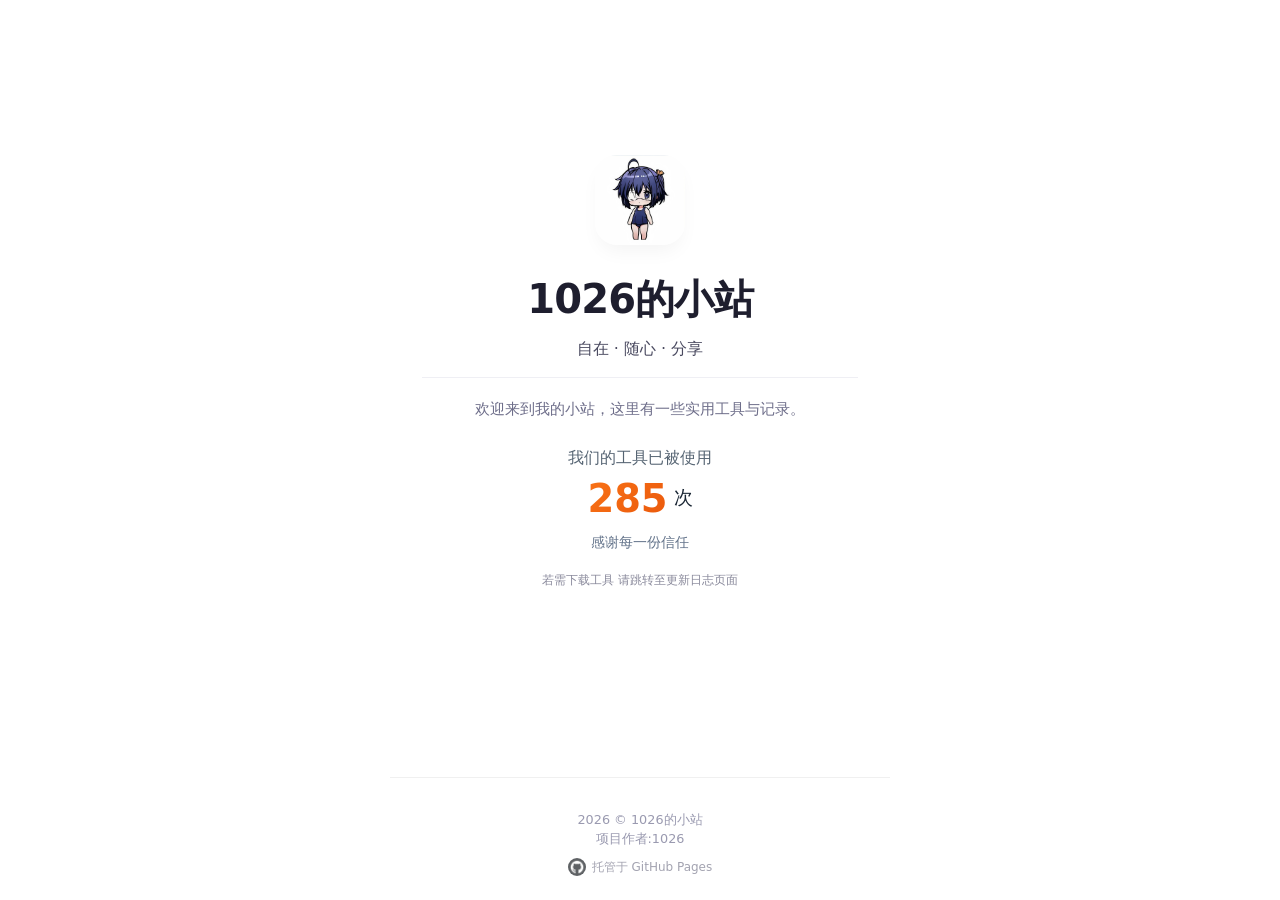
<file: sy.html>
<!DOCTYPE html>
<html lang="zh">
<head>
    <meta charset="UTF-8">
    <meta name="viewport" content="width=device-width, initial-scale=1.0, maximum-scale=1.5, user-scalable=yes">
    <title>首页</title>
    <link rel="icon" type="image/png" href="favicon.png">
    <meta property="og:title" content="1026的小站">
    <meta property="og:description" content="自在 · 随心 · 分享">
    <meta property="og:image" content="https://hq1026.top/favicon.png">
    <meta property="og:url" content="https://hq1026.top/sy.html">
    <meta property="og:type" content="website">
    <meta name="twitter:card" content="summary">
    <meta name="twitter:title" content="1026的小站">
    <meta name="twitter:description" content="自在 · 随心 · 分享">
    <meta name="twitter:image" content="https://hq1026.top/favicon.png">
    <style>
        * { margin: 0; padding: 0; box-sizing: border-box; }
        body { background-color: #ffffff; font-family: system-ui, -apple-system, 'Segoe UI', 'Helvetica Neue', 'Noto Sans', sans-serif; line-height: 1.5; color: #1e1e1e; min-height: 100vh; display: flex; flex-direction: column; }
        .container { width: 100%; max-width: 500px; margin: 0 auto; display: flex; flex-direction: column; min-height: 100vh; }
        .welcome-card { background: #ffffff; border-radius: 36px; padding: 2.8rem 2rem; box-shadow: none; border: none; text-align: center; opacity: 0; transform: translateY(25px); animation: riseIn 0.7s cubic-bezier(0.2, 0.9, 0.3, 1) forwards; flex: 1; display: flex; flex-direction: column; justify-content: center; }
        @keyframes riseIn { 0% { opacity: 0; transform: translateY(25px); } 100% { opacity: 1; transform: translateY(0); } }
        .avatar-img { width: 90px; height: 90px; margin: 0 auto 1.5rem; border-radius: 22px; box-shadow: 0 10px 20px -5px rgba(0,0,0,0.05); object-fit: cover; display: block; }
        .welcome-title { font-size: 2.5rem; font-weight: 650; letter-spacing: -0.02em; color: #1e1e2e; margin-bottom: 0.5rem; }
        .welcome-tagline { color: #4a4a60; margin-bottom: 0.8rem; font-size: 1rem; }
        .welcome-message { font-size: 0.95rem; color: #6e6e8a; border-top: 1px solid #efeff4; padding-top: 1.2rem; margin-top: 0.2rem; line-height: 1.6; }
        .download-hint { margin-top: 1.2rem; font-size: 0.75rem; color: #8a8a9c; text-align: center; }
        .usage-stats { margin-top: 1.5rem; }
        .stat-label { font-size: 1rem; font-weight: 500; color: #2c3e50; margin-bottom: 4px; opacity: 0.8; }
        .count-wrapper { display: flex; align-items: center; justify-content: center; gap: 6px; }
        .number-highlight { font-size: 2.4rem; font-weight: 800; line-height: 1.3; display: inline-block; background: linear-gradient(135deg, #f97316 0%, #ea580c 100%); background-clip: text; -webkit-background-clip: text; -webkit-text-fill-color: transparent; color: #f97316; vertical-align: middle; }
        .suffix-text { font-size: 1.2rem; font-weight: 500; color: #1a2634; }
        .stat-note { margin-top: 8px; font-size: 0.85rem; color: #64748b; }
        .footer-copyright { text-align: center; padding: 2rem 1rem 1.5rem; font-size: 0.8rem; color: #9a9ab0; border-top: 1px solid #f0f0f0; margin-top: 2rem; }
        .github-credit { margin-top: 10px; display: flex; align-items: center; justify-content: center; gap: 6px; opacity: 0.7; }
        .github-icon { width: 18px; height: 18px; border-radius: 50%; object-fit: cover; }
        .github-text { font-size: 0.75rem; color: #7c7c8f; }
        @media (max-width: 560px) {
            .welcome-card { padding: 2.2rem 1.5rem; }
            .welcome-title { font-size: 2.2rem; }
            .avatar-img { width: 80px; height: 80px; border-radius: 18px; }
            .footer-copyright { padding: 1.5rem 1rem 1rem; }
            .number-highlight { font-size: 2.2rem; }
        }
        @supports not (background-clip: text) {
            .number-highlight { background: none; -webkit-text-fill-color: #f97316; color: #f97316; }
        }
    </style>
</head>
<body>
<div class="container">
    <div class="welcome-card">
        <img src="favicon.png" alt="头像" class="avatar-img">
        <h1 class="welcome-title">1026的小站</h1>
        <div class="welcome-tagline">自在 · 随心 · 分享</div>
        <div class="welcome-message">欢迎来到我的小站，这里有一些实用工具与记录。</div>
        <div class="usage-stats">
            <div class="stat-label">我们的工具已被使用</div>
            <div class="count-wrapper">
                <span id="dynamicCount" class="number-highlight">0</span>
                <span class="suffix-text">次</span>
            </div>
            <div class="stat-note">感谢每一份信任</div>
        </div>
        <div class="download-hint">若需下载工具 请跳转至更新日志页面</div>
    </div>
    <div class="footer-copyright">
        2026 © 1026的小站<br>项目作者:1026
        <div class="github-credit">
            <img src="GitHub.png" class="github-icon" alt="GitHub">
            <span class="github-text">托管于 GitHub Pages</span>
        </div>
    </div>
</div>
<script>
(function() {
    const TARGET_NUMBER = 1000;
    const ANIMATION_DURATION = 2000;
    const countElement = document.getElementById('dynamicCount');
    if (!countElement) return;
    let animationFrameId = null;
    let startTime = null;
    let currentDisplayValue = 0;
    const customEase = (t) => {
        const threshold = 0.3;
        if (t <= threshold) {
            const progress = t / threshold;
            return 0.02 * progress;
        } else {
            const remainingT = (t - threshold) / (1 - threshold);
            const easedRemaining = 1 - Math.pow(1 - remainingT, 2.5);
            return 0.02 + (0.98 * easedRemaining);
        }
    };
    function updateDisplay(value) {
        countElement.textContent = value;
    }
    function step(timestamp) {
        if (startTime === null) startTime = timestamp;
        const elapsed = timestamp - startTime;
        let linearProgress = Math.min(elapsed / ANIMATION_DURATION, 1);
        const easedProgress = customEase(linearProgress);
        const currentValue = Math.floor(easedProgress * TARGET_NUMBER);
        if (currentValue !== currentDisplayValue) {
            currentDisplayValue = currentValue;
            updateDisplay(currentDisplayValue);
        }
        if (linearProgress < 1) {
            animationFrameId = requestAnimationFrame(step);
        } else {
            updateDisplay(TARGET_NUMBER);
            currentDisplayValue = TARGET_NUMBER;
            animationFrameId = null;
            startTime = null;
        }
    }
    function startCountAnimation() {
        if (animationFrameId) {
            cancelAnimationFrame(animationFrameId);
            animationFrameId = null;
        }
        startTime = null;
        currentDisplayValue = 0;
        updateDisplay(0);
        animationFrameId = requestAnimationFrame(step);
    }
    const STORAGE_KEY = '1026_count_animated';
    if (sessionStorage.getItem(STORAGE_KEY)) {
        updateDisplay(TARGET_NUMBER);
        return;
    }
    let observer = null;
    let hasAnimated = false;
    function handleIntersect(entries) {
        entries.forEach(entry => {
            if (entry.isIntersecting && !hasAnimated) {
                hasAnimated = true;
                sessionStorage.setItem(STORAGE_KEY, '1');
                startCountAnimation();
                if (observer) {
                    observer.disconnect();
                    observer = null;
                }
            }
        });
    }
    if (typeof IntersectionObserver !== 'undefined') {
        observer = new IntersectionObserver(handleIntersect, { threshold: 0.2 });
        observer.observe(countElement);
    } else {
        window.addEventListener('load', function() {
            if (!hasAnimated) {
                hasAnimated = true;
                sessionStorage.setItem(STORAGE_KEY, '1');
                startCountAnimation();
            }
        });
    }
    if (typeof IntersectionObserver !== 'undefined') {
        const rect = countElement.getBoundingClientRect();
        const isVisible = rect.top < window.innerHeight && rect.bottom > 0;
        if (isVisible && !hasAnimated) {
            setTimeout(() => {
                if (!hasAnimated) {
                    hasAnimated = true;
                    sessionStorage.setItem(STORAGE_KEY, '1');
                    if (observer) {
                        observer.disconnect();
                        observer = null;
                    }
                    startCountAnimation();
                }
            }, 80);
        }
    }
    window.addEventListener('load', function() {
        setTimeout(() => {
            if (!hasAnimated && countElement) {
                hasAnimated = true;
                sessionStorage.setItem(STORAGE_KEY, '1');
                if (observer) {
                    observer.disconnect();
                    observer = null;
                }
                startCountAnimation();
            }
        }, 5000);
    });
})();
</script>
</body>
</html>
</file>
<file: assets/nap-nav.css>
body{--np-bg:#ffffff;--np-fg:#1a1a1a;--np-muted:#5b5b5b;--np-mborder:#e2e2e0;--np-hover:#efefed;--np-divider:#e2e2e0}
html.dark body{--np-bg:#2b2b2b;--np-fg:#f2f2f2;--np-muted:#cfcfcf;--np-mborder:#474747;--np-hover:#3a3a3a;--np-divider:#3f3f3f}

.np-header{position:fixed;inset:0 0 auto 0;z-index:50;pointer-events:none}
.np-shell{pointer-events:auto;margin:0 auto;transition:max-width .7s cubic-bezier(.16,1,.3,1),padding .7s cubic-bezier(.16,1,.3,1)}
.np-shell:not(.np-hide){max-width:80rem;padding:0 1.5rem}
.np-shell.np-hide{max-width:52rem;padding:.75rem .75rem 0}
.np-bar{display:flex;align-items:center;justify-content:space-between;transition:height .7s cubic-bezier(.16,1,.3,1),padding .7s cubic-bezier(.16,1,.3,1),background-color .7s,box-shadow .7s;border-radius:1rem}
.np-shell:not(.np-hide) .np-bar{height:4rem;padding:0 .5rem;background:transparent;box-shadow:none}
.np-shell.np-hide .np-bar{height:3rem;padding:0 .5rem 0 1rem;background:rgba(255,255,255,.68);box-shadow:0 2px 18px -8px rgba(0,0,0,.22),0 0 0 1px rgba(0,0,0,.04),inset 0 1px 0 rgba(255,255,255,.55);backdrop-filter:blur(28px) saturate(170%);-webkit-backdrop-filter:blur(28px) saturate(170%)}
html.dark .np-shell.np-hide .np-bar{background:rgba(43,43,43,.68);box-shadow:0 2px 18px -8px rgba(0,0,0,.55),0 0 0 1px rgba(255,255,255,.06),inset 0 1px 0 rgba(255,255,255,.08)}

.np-logo{display:flex;align-items:center;gap:.65rem;text-decoration:none;color:var(--np-fg);flex-shrink:0}
.np-logo img{width:1.75rem;height:1.75rem;border-radius:.5rem;object-fit:contain;transition:transform .3s}
.np-logo:hover img{transform:scale(1.05)}
.np-logo span{font-size:.875rem;font-weight:600;letter-spacing:-.02em}

.np-links{display:none;align-items:center;gap:2px}
@media(min-width:640px){.np-links{display:flex}}
.np-link{padding:.375rem .75rem;border-radius:.5rem;font-size:.875rem;font-weight:500;color:var(--np-muted);text-decoration:none;transition:color .2s,background .2s}
@media(hover:hover){.np-link:hover{color:var(--np-fg);background:var(--np-hover)}}
.np-link.on{color:var(--np-fg)}
.np-sep{width:1px;height:1rem;background:var(--np-divider);margin:0 .5rem}
.np-sep.slim{margin:0 .25rem}

.np-theme{display:inline-flex;align-items:center;justify-content:center;width:2.25rem;height:2.25rem;border:none;background:transparent;color:var(--np-muted);border-radius:.5rem;cursor:pointer;transition:color .2s,background .2s;-webkit-tap-highlight-color:transparent}
@media(hover:hover){.np-theme:hover{color:var(--np-fg);background:var(--np-hover)}}
.np-theme:focus{outline:none}
.np-theme svg{width:1.05rem;height:1.05rem}
.np-theme .np-moon{display:none}
html.dark .np-theme .np-sun{display:none}
html.dark .np-theme .np-moon{display:block}

.np-burger{display:inline-flex;align-items:center;justify-content:center;width:2.25rem;height:2.25rem;border:none;background:transparent;color:var(--np-muted);border-radius:.5rem;cursor:pointer;-webkit-tap-highlight-color:transparent}
@media(hover:hover){.np-burger:hover{color:var(--np-fg);background:var(--np-hover)}}
.np-burger:focus{outline:none}
.np-burger .ic{position:relative;width:1rem;height:1rem}
.np-burger .ic span{position:absolute;left:0;right:0;height:1.5px;border-radius:1px;background:currentColor;transition:all .3s}
.np-burger .ic span:nth-child(1){top:3px}
.np-burger .ic span:nth-child(2){top:7px}
.np-burger .ic span:nth-child(3){top:11px}
.np-burger.open .ic span:nth-child(1){top:7px;transform:rotate(45deg)}
.np-burger.open .ic span:nth-child(2){opacity:0;transform:scaleX(0)}
.np-burger.open .ic span:nth-child(3){top:7px;transform:rotate(-45deg)}
.np-mobile{display:none}

.np-menu{position:fixed;top:4rem;left:0;right:0;z-index:60;background:var(--np-bg);border-bottom:1px solid var(--np-mborder);box-shadow:0 16px 40px rgba(0,0,0,.16);padding:.6rem .75rem .9rem;transition:opacity .22s,transform .22s,visibility .22s;opacity:0;visibility:hidden;transform:translateY(-10px)}
.np-menu.open{opacity:1;visibility:visible;transform:translateY(0)}
@media(min-width:640px){.np-menu{display:none}}
.np-menu nav{display:flex;flex-direction:column;gap:2px}
.np-menu a{padding:.7rem .9rem;border-radius:.6rem;font-size:.95rem;font-weight:500;color:var(--np-muted);text-decoration:none;transition:color .2s,background .2s}
.np-menu a.on{color:var(--np-fg);background:var(--np-hover)}
@media(hover:hover){.np-menu a:hover{color:var(--np-fg);background:var(--np-hover)}}

@media(max-width:640px){.np-mobile{display:flex;align-items:center;gap:.5rem}}
</file>
<file: assets/css/standby-index.f9b241c5bb1f.css>
:root {
      --white: #ffffff;
      --black: #181818;
      --gray-1: #4f4f4f;
      --gray-2: #777777;
      --gray-3: #a5a5a5;
      --gray-4: #dcdcdc;
      --gray-5: #eeeeee;
      --gray-6: #f7f7f7;

      --accent: #8a6f52;
      --accent-strong: #6e573f;
      --accent-soft: #f3ede5;

      --max-width: 1060px;
    }

    * {
      margin: 0;
      padding: 0;
      box-sizing: border-box;
    }

    html {
      scroll-behavior: smooth;
    }

    body {
      background: var(--white);
      color: var(--black);

      font-family:
        -apple-system,
        BlinkMacSystemFont,
        "Segoe UI",
        "PingFang SC",
        "Hiragino Sans GB",
        "Microsoft YaHei",
        Arial,
        sans-serif;

      font-size: 15px;
      line-height: 1.8;

      -webkit-font-smoothing: antialiased;

      padding-top: 4.5rem;
    }

    a {
      color: inherit;
      text-decoration: none;
    }

    .container {
      width: min(calc(100% - 48px), var(--max-width));
      margin: 0 auto;
    }

    .hero {
      padding: 16px 0 48px;
    }

    .hero h1 {
      max-width: 760px;

      font-size: clamp(38px, 5.6vw, 58px);
      line-height: 1.24;

      font-weight: 600;
      letter-spacing: -0.04em;

      margin-bottom: 22px;
    }

    .hero-text {
      max-width: 580px;

      color: var(--gray-1);

      font-size: 15px;
      line-height: 1.95;

      margin-bottom: 32px;
    }

    .buttons {
      display: flex;
      align-items: center;
      gap: 10px;
    }

    .button {
      display: inline-flex;
      align-items: center;
      justify-content: center;

      height: 44px;
      min-width: 118px;

      padding: 0 20px;

      border: 1px solid var(--gray-4);
      border-radius: 8px;

      background: var(--white);

      font-size: 13px;

      transition:
        background 0.15s ease,
        border-color 0.15s ease,
        transform 0.15s ease,
        box-shadow 0.15s ease;
    }

    .button:hover {
      background: var(--gray-6);
      border-color: #c8c8c8;
    }

    .button-dark {
      background: var(--accent);
      border-color: var(--accent);
      color: var(--white);
    }

    .button-dark:hover {
      background: var(--accent-strong);
      border-color: var(--accent-strong);
      transform: translateY(-2px);
      box-shadow: 0 6px 14px rgba(110, 87, 63, 0.25);
    }

    .dl-button {
      --main-focus: #2d8cf0;
      --font-color: #181818;
      --bg-color-sub: #dedede;
      --bg-color: #f2f1ee;
      --main-color: #181818;

      position: relative;

      width: 150px;
      height: 46px;

      display: inline-flex;
      align-items: center;

      border: 2px solid var(--main-color);
      border-radius: 10px;
      box-shadow: 4px 4px var(--main-color);
      background: var(--bg-color);

      overflow: hidden;

      cursor: pointer;

      transition: all 0.3s;
    }

    .dl-button .dl-text {
      transform: translateX(22px);

      color: var(--font-color);
      font-size: 14px;
      font-weight: 600;

      transition: all 0.3s;
    }

    .dl-button .dl-icon {
      position: absolute;
      transform: translateX(109px);

      height: 100%;
      width: 39px;

      background: var(--bg-color-sub);

      display: flex;
      align-items: center;
      justify-content: center;

      transition: all 0.3s;
    }

    .dl-button .dl-icon svg {
      width: 20px;
      height: 20px;

      stroke: var(--main-color);
      fill: none;
      stroke-width: 2;
      stroke-linecap: round;
      stroke-linejoin: round;
    }

    .dl-button:hover .dl-text {
      color: transparent;
    }

    .dl-button:hover .dl-icon {
      width: 146px;
      transform: translateX(0);
    }

    .dl-button:active {
      transform: translate(3px, 3px);
      box-shadow: 0 0 var(--main-color);
    }

    .dl-button:focus-visible {
      outline: 2px solid var(--main-focus);
      outline-offset: 2px;
    }

    .cards {
      display: grid;
      grid-template-columns: 1fr 1fr;
      gap: 18px;

      padding-bottom: 72px;
    }

    .card {
      background: var(--white);
      border: 1px solid var(--gray-4);
      border-radius: 10px;
      padding: 22px 24px 20px;
      pointer-events: none;
      -webkit-tap-highlight-color: transparent;
    }

    .card-title::before {
      content: "";
      display: block;

      width: 26px;
      height: 2px;

      background: var(--accent);

      margin-bottom: 12px;
    }

    .card-title {
      font-size: 15px;
      font-weight: 600;
      letter-spacing: 0.01em;

      margin-bottom: 7px;
    }

    .card-text {
      color: var(--gray-1);
      font-size: 13px;
      line-height: 1.85;
    }

    .updates {
      border-top: 1px solid var(--gray-4);

      padding: 54px 0 78px;
    }

    .heading {
      display: flex;
      align-items: baseline;
      gap: 16px;

      margin-bottom: 20px;
    }

    .heading-number {
      color: var(--accent);
      font-size: 12px;
    }

    .heading-title {
      font-size: 16px;
      font-weight: 600;
    }

    .heading-note {
      min-width: 0;

      color: var(--gray-3);
      font-size: 12px;
      line-height: 1.6;
    }

    .heading-note::before {
      content: "";

      display: inline-block;

      width: 5px;
      height: 5px;

      margin-right: 6px;

      border-radius: 50%;

      background: var(--accent);
      opacity: 0.7;

      vertical-align: middle;
    }

    .update-list {
      border-top: 1px solid var(--gray-4);
    }

    .update {
      display: grid;

      grid-template-columns: 110px 1fr;

      gap: 25px;

      padding: 15px 0;

      border-bottom: 1px solid var(--gray-4);
    }

    .update-date {
      color: var(--gray-3);
      font-size: 12px;
    }

    .update-content {
      font-size: 13.5px;
    }

    .footer {
      border-top: 1px solid var(--gray-4);

      padding: 28px 0 32px;
    }

    .footer-inner {
      display: flex;
      flex-direction: column;
      align-items: center;
      gap: 10px;

      color: var(--gray-3);
      font-size: 12px;
      text-align: center;
    }

    .footer-links {
      display: flex;
      gap: 18px;
    }

    .footer-links a {
      transition: color 0.15s ease;
    }

    .footer-links a:hover {
      color: var(--accent-strong);
    }

    /* 备案信息 */
    .footer-beian {
      display: flex;
      align-items: center;
      justify-content: center;
      flex-wrap: wrap;
      gap: 6px;
      font-size: 12px;
      color: #67676c;
      font-family: "Noto Sans SC", ui-sans-serif, system-ui, sans-serif;
    }
    .footer-beian a { color: #67676c; text-decoration: none; }
    .footer-beian a:hover { color: #3451b2; text-decoration: underline; }
    .beian-ico { height: 18px; vertical-align: middle; display: inline-block; }
    .beian-sep { width: 1px; height: 12px; background: #b0b0b0; display: inline-block; margin: 0 8px; vertical-align: middle; }
    html.dark .footer-beian, html.dark .footer-beian a { color: #98989f; }
    html.dark .footer-beian a:hover { color: #a8b1ff; }

    @media (max-width: 760px) {
      body {
        padding-top: 4.25rem;
      }

      .container {
        width: min(calc(100% - 32px), var(--max-width));
      }

      .hero {
        padding: 12px 0 44px;
      }

      .hero h1 {
        font-size: 38px;
      }

      .cards {
        grid-template-columns: 1fr;

        padding-bottom: 56px;
      }

      .updates {
        padding: 44px 0 60px;
      }
    }

    @media (max-width: 500px) {
      .hero h1 {
        font-size: 34px;
      }

      .hero-text {
        font-size: 14px;
      }

      .buttons {
        flex-direction: column;
        align-items: stretch;
      }

      .button {
        width: 100%;
      }

      .buttons .dl-button {
        align-self: center;
      }

      .update {
        grid-template-columns: 82px 1fr;

        gap: 16px;
      }

      .footer-inner {
        flex-direction: column;
        align-items: center;
      }

      .footer-beian {
        font-size: 11px;
      }
    }
      html.dark {
      --white: #14161a;
      --black: #e9e6df;
      --gray-1: #b9b6ae;
      --gray-2: #8f8c84;
      --gray-3: #6f6d66;
      --gray-4: #2e323a;
      --gray-5: #262a31;
      --gray-6: #1d2127;
      --accent: #a8896a;
      --accent-strong: #c09a76;
      --accent-soft: #26221c;
    }

    html.dark .dl-button {
      --font-color: #eae7e0;
      --bg-color: #252a31;
      --bg-color-sub: #333a44;
      --main-color: #4b5560;

      box-shadow: 4px 4px rgba(0, 0, 0, 0.5);
    }

    html.dark .dl-button .dl-icon svg {
      stroke: #dbe1e8;
    }

    html.dark .dl-button:active {
      box-shadow: 0 0 rgba(0, 0, 0, 0.45);
    }
</file>
<file: assets/css/standby-index-2.c45beda980d8.css>
html {
        --hq-vt-bg: #ffffff;
        --hq-out: hqOutUp;
        --hq-in: hqInUp;
    }

    html.dark { --hq-vt-bg: #14161a; }
    html.hq-dir-fwd { --hq-out: hqOutRight; --hq-in: hqInLeft; }
    html.hq-dir-back { --hq-out: hqOutLeft; --hq-in: hqInRight; }

    @media (prefers-reduced-motion: no-preference) {
        @view-transition { navigation: auto; }
        ::view-transition { background-color: var(--hq-vt-bg, #ffffff); }
        ::view-transition-old(root) { animation: var(--hq-out, hqOutUp) .34s cubic-bezier(.4, 0, .6, 1) both; }
        ::view-transition-new(root) { animation: var(--hq-in, hqInUp) .46s cubic-bezier(.16, 1, .3, 1) both; }

        @keyframes hqNtFade { from { opacity: 0 } to { opacity: 1 } }
        @keyframes hqOutUp { from { opacity: 1; } to { opacity: 0; transform: translateY(-56px); } }
        @keyframes hqInUp { from { opacity: 0; transform: translateY(56px); } to { opacity: 1; transform: translateY(0); } }
        @keyframes hqOutRight { from { opacity: 1; } to { opacity: 0; transform: translateX(64px); } }
        @keyframes hqInLeft { from { opacity: 0; transform: translateX(-64px); } to { opacity: 1; transform: translateX(0); } }
        @keyframes hqOutLeft { from { opacity: 1; } to { opacity: 0; transform: translateX(-64px); } }
        @keyframes hqInRight { from { opacity: 0; transform: translateX(64px); } to { opacity: 1; transform: translateX(0); } }
    }
    .hero h1 span {
      display: inline-block;

      animation: hqCharIn 0.42s cubic-bezier(0.34, 1.56, 0.64, 1) both;
    }

    .hero-text,
    .buttons .dl-button,
    .cards .card,
    .updates .heading,
    .update-list {
      animation: hqRiseIn 0.42s cubic-bezier(0.25, 1, 0.5, 1) both;
    }

    .hero h1 span:nth-child(1) { animation-delay: 0.04s; }
    .hero h1 span:nth-child(2) { animation-delay: 0.10s; }
    .hero h1 span:nth-child(3) { animation-delay: 0.16s; }
    .hero h1 span:nth-child(4) { animation-delay: 0.22s; }
    .hero h1 span:nth-child(5) { animation-delay: 0.28s; }
    .hero h1 span:nth-child(6) { animation-delay: 0.34s; }

    .hero-text { animation-delay: 0.16s; }
    .buttons .dl-button:nth-child(1) { animation-delay: 0.20s; }
    .buttons .dl-button:nth-child(2) { animation-delay: 0.24s; }
    .cards .card:nth-child(1) { animation-delay: 0.28s; }
    .cards .card:nth-child(2) { animation-delay: 0.32s; }
    .updates .heading { animation-delay: 0.36s; }
    .update-list { animation-delay: 0.40s; }

    @keyframes hqCharIn {
      from {
        opacity: 0.3;
        transform: translate3d(0, 26px, 0);
      }

      to {
        opacity: 1;
        transform: translate3d(0, 0, 0);
      }
    }

    @keyframes hqRiseIn {
      from {
        opacity: 0.45;
        transform: translate3d(0, 14px, 0);
      }

      to {
        opacity: 1;
        transform: translate3d(0, 0, 0);
      }
    }

    @media (prefers-reduced-motion: reduce) {
      .hero h1 span,
      .hero-text,
      .buttons .dl-button,
      .cards .card,
      .updates .heading,
      .update-list {
        animation: none;
      }
    }
</file>
<file: assets/css/standby-about.b46a45b13b56.css>
:root {
            --bg: #ffffff;
            --surface: #f7f7f5;
            --surface-strong: #f1f1ee;
            --text: #222222;
            --text-soft: #666666;
            --text-muted: #8b8b86;
            --border: #e8e8e4;
            --border-strong: #d9d9d3;
            --accent: #8a6f52;
            --accent-dark: #725a42;
            --max-width: 1080px;
        }

        * {
            margin: 0;
            padding: 0;
            box-sizing: border-box;
        }

        html {
            scroll-behavior: smooth;
        }

        body {
            background: var(--bg);
            color: var(--text);
            font-family:
                -apple-system,
                BlinkMacSystemFont,
                "Segoe UI",
                "PingFang SC",
                "Hiragino Sans GB",
                "Microsoft YaHei",
                Arial,
                sans-serif;
            line-height: 1.8;
            font-size: 15px;
        }

        a {
            color: inherit;
            text-decoration: none;
        }

        .page {
            width: min(calc(100% - 40px), var(--max-width));
            margin: 0 auto;
        }

        /* 顶部 */
        .site-header {
            padding: 24px 0;
            border-bottom: 1px solid var(--border);
        }

        .header-inner {
            display: flex;
            align-items: center;
            justify-content: space-between;
            gap: 20px;
        }

        .site-name {
            font-size: 14px;
            letter-spacing: 0.08em;
            color: var(--text-soft);
        }

        .back-home {
            font-size: 13px;
            color: var(--text-muted);
            transition: color 0.2s ease;
        }

        .back-home:hover {
            color: var(--text);
        }

        /* 主体 */
        .about-main {
            padding: 80px 0 100px;
        }

        .hero {
            display: grid;
            grid-template-columns: 150px 1fr;
            gap: 46px;
            align-items: center;
            padding-bottom: 64px;
            border-bottom: 1px solid var(--border);
        }

        /* 圆形头像预留框 */
        .avatar-placeholder {
            width: 150px;
            height: 150px;
            border-radius: 50%;
            border: 1px solid var(--border-strong);
            background:
                linear-gradient(
                    135deg,
                    #fafaf8 0%,
                    #f3f2ee 100%
                );
            display: flex;
            align-items: center;
            justify-content: center;
            position: relative;
            overflow: hidden;
        }

        .hero-label {
            font-size: 12px;
            letter-spacing: 0.18em;
            color: var(--text-muted);
            margin-bottom: 14px;
        }

        .hero-title {
            font-size: clamp(34px, 5vw, 54px);
            line-height: 1.2;
            font-weight: 600;
            letter-spacing: -0.04em;
            margin-bottom: 20px;
        }

        .developer-name {
            display: inline-block;
            padding-bottom: 7px;
            border-bottom: 1px solid var(--text);
            font-size: 16px;
            color: var(--text);
            margin-bottom: 20px;
        }

        .hero-description {
            max-width: 700px;
            color: var(--text-soft);
            font-size: 15px;
        }

        /* 内容区域 */
        .content-grid {
            display: grid;
            grid-template-columns: 1.45fr 0.8fr;
            gap: 70px;
            padding-top: 64px;
        }

        .section {
            margin-bottom: 64px;
        }

        .section:last-child {
            margin-bottom: 0;
        }

        .section-title {
            font-size: 14px;
            font-weight: 600;
            letter-spacing: 0.08em;
            margin-bottom: 22px;
            color: var(--text);
        }

        .section-title span {
            color: var(--text-muted);
            font-weight: 400;
            margin-right: 9px;
        }

        .section p {
            color: var(--text-soft);
            margin-bottom: 18px;
        }

        .section p:last-child {
            margin-bottom: 0;
        }

        /* 信息卡片 */
        .info-list {
            border-top: 1px solid var(--border);
        }

        .info-item {
            display: grid;
            grid-template-columns: 120px 1fr;
            gap: 18px;
            padding: 17px 0;
            border-bottom: 1px solid var(--border);
        }

        .info-label {
            color: var(--text-muted);
            font-size: 13px;
        }

        .info-value {
            color: var(--text);
            font-size: 14px;
            word-break: break-word;
        }

        .info-value a {
            color: var(--accent-dark);
            border-bottom: 1px solid transparent;
            transition: border-color 0.2s ease;
        }

        .info-value a:hover {
            border-bottom-color: var(--accent-dark);
        }

        /* 站点介绍 */
        .note {
            margin-top: 26px;
            padding: 24px 26px;
            background: var(--surface);
            border-left: 2px solid var(--border-strong);
            color: var(--text-soft);
            font-size: 14px;
        }

        /* 按钮 */
        .action-area {
            display: flex;
            align-items: center;
            gap: 12px;
            margin-top: 30px;
            flex-wrap: wrap;
        }

        .action-button {
            display: inline-flex;
            align-items: center;
            justify-content: center;
            min-height: 44px;
            padding: 0 22px;
            border: 1px solid var(--border-strong);
            background: #ffffff;
            color: var(--text);
            font-size: 13px;
            cursor: pointer;
            transition:
                background 0.2s ease,
                border-color 0.2s ease,
                color 0.2s ease;
        }

        .action-button:hover {
            background: var(--surface);
            border-color: #c8c8c2;
        }

        .action-button.primary {
            background: var(--text);
            border-color: var(--text);
            color: #ffffff;
        }

        .action-button.primary:hover {
            background: #333333;
            border-color: #333333;
        }

        /* 页面底部 */
        .site-footer {
            padding: 28px 0 34px;
            border-top: 1px solid var(--border);
            color: var(--text-muted);
            font-size: 12px;
        }

        .footer-inner {
            display: flex;
            align-items: center;
            justify-content: space-between;
            gap: 20px;
        }

        /* 响应式 */
        @media (max-width: 820px) {
            .about-main {
                padding: 54px 0 74px;
            }

            .hero {
                grid-template-columns: 1fr;
                gap: 28px;
            }

            .avatar-placeholder {
                width: 118px;
                height: 118px;
                margin-top: 16px;
            }

            .content-grid {
                grid-template-columns: 1fr;
                gap: 0;
                padding-top: 52px;
            }
        }

        @media (max-width: 560px) {
            .page {
                width: min(calc(100% - 28px), var(--max-width));
            }

            .site-header {
                padding: 20px 0;
            }

            .hero-title {
                font-size: 34px;
            }

            .info-item {
                grid-template-columns: 92px 1fr;
                gap: 12px;
            }

            .footer-inner {
                flex-direction: column;
                align-items: flex-start;
            }

            .action-button {
                width: 100%;
            }
        }
            html.dark {
            --bg: #14161a;
            --surface: #1b1e24;
            --surface-strong: #22262d;
            --text: #e9e6df;
            --text-soft: #b9b6ae;
            --text-muted: #8f8c84;
            --border: #2a2f37;
            --border-strong: #3a3f47;
            --accent: #a8896a;
            --accent-dark: #c09a76;
        }

        html.dark .action-button {
            background: var(--surface);
        }

        html.dark .action-button.primary {
            background: var(--text);
            color: #14161a;
        }

        html.dark .action-button.primary:hover {
            background: #d0cdc6;
            border-color: #d0cdc6;
        }

        html.dark .avatar-placeholder {
            background: linear-gradient(135deg, #23262c 0%, #1b1e24 100%);
        }

        .theme-toggle {
            position: fixed;
            right: 18px;
            bottom: 18px;
            z-index: 999;

            width: 42px;
            height: 42px;

            display: flex;
            align-items: center;
            justify-content: center;

            border: 1px solid var(--border);
            border-radius: 50%;

            background: var(--surface);
            color: var(--text);

            cursor: pointer;

            transition: background 0.15s ease, border-color 0.15s ease;
        }

        .theme-toggle:hover {
            background: var(--surface-strong);
        }

        .theme-toggle svg {
            width: 19px;
            height: 19px;

            stroke: currentColor;
            fill: none;
            stroke-width: 1.8;
            stroke-linecap: round;
            stroke-linejoin: round;
        }

        .theme-toggle .i-sun {
            display: none;
        }

        html.dark .theme-toggle .i-sun {
            display: block;
        }

        html.dark .theme-toggle .i-moon {
            display: none;
        }
</file>
<file: assets/css/standby-shared.f78c829e329d.css>
html {
        --hq-vt-bg: #ffffff;
        --hq-out: hqOutUp;
        --hq-in: hqInUp;
    }

    html.dark { --hq-vt-bg: #14161a; }
    html.hq-dir-fwd { --hq-out: hqOutRight; --hq-in: hqInLeft; }
    html.hq-dir-back { --hq-out: hqOutLeft; --hq-in: hqInRight; }

    @media (prefers-reduced-motion: no-preference) {
        @view-transition { navigation: auto; }
        ::view-transition { background-color: var(--hq-vt-bg, #ffffff); }
        ::view-transition-old(root) { animation: var(--hq-out, hqOutUp) .34s cubic-bezier(.4, 0, .6, 1) both; }
        ::view-transition-new(root) { animation: var(--hq-in, hqInUp) .46s cubic-bezier(.16, 1, .3, 1) both; }

        @keyframes hqNtFade { from { opacity: 0 } to { opacity: 1 } }
        @keyframes hqOutUp { from { opacity: 1; } to { opacity: 0; transform: translateY(-56px); } }
        @keyframes hqInUp { from { opacity: 0; transform: translateY(56px); } to { opacity: 1; transform: translateY(0); } }
        @keyframes hqOutRight { from { opacity: 1; } to { opacity: 0; transform: translateX(64px); } }
        @keyframes hqInLeft { from { opacity: 0; transform: translateX(-64px); } to { opacity: 1; transform: translateX(0); } }
        @keyframes hqOutLeft { from { opacity: 1; } to { opacity: 0; transform: translateX(-64px); } }
        @keyframes hqInRight { from { opacity: 0; transform: translateX(64px); } to { opacity: 1; transform: translateX(0); } }
    }
</file>
<file: assets/css/standby-hqzs.605176c1d7a0.css>
* { margin: 0; padding: 0; box-sizing: border-box; -webkit-tap-highlight-color: transparent; }
    body { background: #ffffff; font-family: system-ui, -apple-system, 'Segoe UI', 'Helvetica Neue', sans-serif; color: #1e1e2e; line-height: 1.5; min-height: 100vh; padding: 20px; }
    .container { max-width: 500px; margin: 0 auto; padding: 20px 0 40px; }
    .back-link { display: inline-flex; align-items: center; margin-bottom: 22px; padding: 9px 20px; color: #ffffff; background: #2c7da0; border-radius: 12px; text-decoration: none; font-size: 0.86rem; font-weight: 500; letter-spacing: 0.03em; box-shadow: 0 2px 8px rgba(44, 125, 160, 0.24); transition: background 0.22s ease, box-shadow 0.22s ease, transform 0.22s ease; opacity: 0; animation: fadeInUp 0.4s ease forwards; animation-delay: 0.1s; }
    .back-link:hover { background: #24698a; transform: translateY(-1px); }
    .back-link:active { transform: translateY(0) scale(0.99); }
    .sponsor-card { background: #ffffff; border-radius: 36px; padding: 2rem 1.5rem; border: 1px solid #f0f0f0; text-align: center; opacity: 0; transform: translateY(20px); animation: fadeInUp 0.5s ease forwards; animation-delay: 0.2s; }
    .sponsor-title { font-size: 1.8rem; font-weight: 600; color: #1e1e2e; margin-bottom: 1rem; }
    .sponsor-desc { font-size: 1rem; color: #4a4a60; margin-bottom: 2rem; border-top: 1px solid #efeff4; padding-top: 1.2rem; line-height: 1.6; }
    .qr-grid { display: flex; flex-wrap: wrap; gap: 1.5rem; justify-content: center; margin: 1.5rem 0; }
    .qr-item { flex: 1; min-width: 200px; text-align: center; opacity: 0; transform: translateY(15px); animation: fadeInUp 0.5s ease forwards; }
    .qr-item:first-child { animation-delay: 0.3s; }
    .qr-item:last-child { animation-delay: 0.4s; }
    .qr-img { width: 100%; max-width: 220px; height: auto; border-radius: 16px; box-shadow: 0 8px 20px rgba(0,0,0,0.05); background: #fafafa; transition: transform 0.25s ease, box-shadow 0.25s ease; }
    .qr-img:hover { transform: translateY(-5px); }
    .qr-img { cursor: zoom-in; }
    .qr-viewer { position: fixed; top: 0; right: 0; bottom: 0; left: 0; z-index: 99; display: flex; align-items: center; justify-content: center; padding: 24px; background: rgba(12, 12, 16, 0.78); opacity: 0; pointer-events: none; transition: opacity 0.24s ease; }
    .qr-viewer.open { opacity: 1; pointer-events: auto; }
    .qr-viewer img { max-width: 100%; max-height: 100%; border-radius: 18px; box-shadow: 0 24px 60px rgba(0, 0, 0, 0.45); transform: scale(0.94); transition: transform 0.26s cubic-bezier(0.2, 0.8, 0.3, 1); }
    .qr-viewer.open img { transform: scale(1); }
    .qr-label { margin-top: 0.5rem; font-size: 0.85rem; color: #7c7c8f; }
    .footer-note { margin-top: 2rem; font-size: 0.75rem; color: #9a9ab0; text-align: center; opacity: 0; animation: fadeInUp 0.4s ease forwards; animation-delay: 0.5s; }
    @keyframes fadeInUp { from { opacity: 0; transform: translateY(20px); } to { opacity: 1; transform: translateY(0); } }
    @media (max-width: 560px) {
      .container { padding: 10px 0 30px; }
      .sponsor-card { padding: 1.5rem 1rem; }
      .sponsor-title { font-size: 1.5rem; }
      .qr-img { max-width: 180px; }
    }
    /* === 深色模式 === */
    
      html.dark body { background: #14161a; color: #e9e6df; }
      html.dark .sponsor-card { background: #1b1e24; border-color: #2a2f37; }
      html.dark .sponsor-title { color: #e9e6df; }
      html.dark .sponsor-desc { color: #b9b6ae; border-color: #2a2f37; }
      html.dark .qr-img { box-shadow: 0 8px 20px rgba(0,0,0,0.3); background: #22262d; }
      html.dark .qr-label { color: #8a8aa3; }
      html.dark .footer-note { color: #6a6a7a; }
      html.dark .back-link { color: #14161a; background: #a8896a; box-shadow: 0 2px 8px rgba(168, 137, 106, 0.3); }
      html.dark .back-link:hover { background: #bb9b7a; }
</file>
<file: assets/css/standby-more.15b77d1a48d0.css>
:root {
            --white: #ffffff;
            --black: #181818;
            --gray-1: #4f4f4f;
            --gray-2: #777777;
            --gray-3: #a5a5a5;
            --gray-4: #dcdcdc;
            --gray-5: #eeeeee;
            --gray-6: #f7f7f7;

            --accent: #8a6f52;
            --accent-strong: #6e573f;
        }

        * {
            margin: 0;
            padding: 0;
            box-sizing: border-box;
        }

        html {
            scroll-behavior: smooth;
        }

        body {
            background: var(--white);
            color: var(--black);

            font-family:
                -apple-system,
                BlinkMacSystemFont,
                "Segoe UI",
                "PingFang SC",
                "Hiragino Sans GB",
                "Microsoft YaHei",
                Arial,
                sans-serif;

            font-size: 15px;
            line-height: 1.8;

            -webkit-font-smoothing: antialiased;
        }

        a {
            color: inherit;
            text-decoration: none;
        }

        .container {
            width: min(calc(100% - 48px), 760px);
            margin: 0 auto;
        }

        

        .page-top {
            display: flex;
            align-items: flex-end;
            justify-content: space-between;
            gap: 20px;
            flex-wrap: wrap;

            padding: 64px 0 30px;

            border-bottom: 1px solid var(--gray-4);
        }

        .page-top h1 {
            font-size: clamp(28px, 4vw, 36px);
            font-weight: 700;
            letter-spacing: -0.03em;
            line-height: 1.25;
        }

        .page-note {
            color: var(--gray-2);
            font-size: 13px;

            margin-top: 4px;
        }

        .btn {
            display: inline-flex;
            align-items: center;
            justify-content: center;

            height: 40px;
            padding: 0 20px;

            border-radius: 8px;
            border: 1px solid transparent;

            font-size: 13px;
            font-weight: 600;
            font-family: inherit;

            cursor: pointer;
            white-space: nowrap;

            transition: background 0.15s ease, border-color 0.15s ease, color 0.15s ease;
        }

        .btn-accent {
            background: var(--accent);
            color: var(--white);
        }

        .btn-accent:hover {
            background: var(--accent-strong);
        }

        .btn-ghost {
            background: var(--white);
            border-color: var(--gray-4);
            color: var(--black);
        }

        .btn-ghost:hover {
            background: var(--gray-6);
            border-color: #c8c8c8;
        }

        .btn-small {
            height: 34px;
            padding: 0 16px;
            font-size: 12.5px;
        }

        
        .icon-dl {
            display: inline-flex;
            align-items: center;
            justify-content: center;

            width: 40px;
            height: 34px;

            background: #1f2937;
            color: var(--white);
            border: none;
            border-radius: 6px;

            box-shadow:
                0 20px 25px -5px rgba(0, 0, 0, 0.1),
                0 8px 10px -6px rgba(0, 0, 0, 0.1);

            cursor: pointer;

            transition: transform 0.2s ease, box-shadow 0.2s ease;
        }

        .icon-dl:hover {
            transform: translateY(-3px);

            box-shadow:
                0 24px 30px -6px rgba(0, 0, 0, 0.16),
                0 10px 12px -6px rgba(0, 0, 0, 0.1);
        }

        html.dark .icon-dl {
            color: #f4f6f9;
            background: #2a3038;
            border: 1px solid #3a4149;
        }

        .icon-dl:active {
            transform: translateY(-1px);
        }

        .icon-dl svg {
            width: 20px;
            height: 20px;

            stroke: currentColor;
            fill: none;
            stroke-width: 2;
            stroke-linecap: round;
            stroke-linejoin: round;
        }

        

        .items {
            padding: 10px 0 60px;
        }

        .item {
            display: flex;
            align-items: flex-start;
            gap: 24px;

            padding: 26px 0;

            border-bottom: 1px solid var(--gray-5);
        }

        .item-info {
            flex: 1;
            min-width: 0;
        }

        .item-name {
            font-size: 16.5px;
            font-weight: 600;
            letter-spacing: -0.01em;
        }

        .item-count {
            color: var(--gray-3);
            font-size: 12px;

            margin-left: 10px;
            font-weight: 400;
        }

        .item-desc {
            color: var(--gray-1);
            font-size: 13.5px;

            margin-top: 4px;
        }

        .item-desc .muted {
            color: var(--gray-3);
        }

        .ext-link {
            color: var(--accent-strong);
            font-weight: 500;

            border-bottom: 1px solid #d9cdbd;
            transition: border-color 0.15s ease, color 0.15s ease;
        }

        .ext-link:hover {
            color: var(--accent);
            border-bottom-color: var(--accent);
        }

        .item-side {
            flex-shrink: 0;

            display: flex;
            flex-direction: column;
            align-items: flex-end;
            gap: 6px;

            padding-top: 2px;
        }

        .item-side .count {
            color: var(--gray-3);
            font-size: 12px;
            white-space: nowrap;
        }

        

        .mask-list {
            margin-top: 14px;

            border-top: 1px dashed var(--gray-5);
        }

        .mask-item {
            display: flex;
            align-items: center;
            gap: 14px;

            padding: 11px 0;

            border-bottom: 1px dashed var(--gray-5);
        }

        
        .collapse-box {
            display: grid;
            grid-template-rows: 1fr;

            transition: grid-template-rows 0.4s cubic-bezier(0.4, 0, 0.2, 1);
        }

        .collapse-box.collapsed {
            grid-template-rows: 0fr;
        }

        .collapse-inner {
            overflow: hidden;
            min-height: 0;

            opacity: 1;
            transition: opacity 0.3s ease;
        }

        .collapse-box.collapsed .collapse-inner {
            opacity: 0;
        }

        .mask-name {
            flex: 1;
            min-width: 0;

            font-size: 13px;
            font-weight: 500;
            color: var(--gray-1);
        }

        .mask-icon {
            width: 42px;
            height: 42px;
            border-radius: 10px;
            object-fit: cover;
            background: var(--gray-6);
            flex-shrink: 0;
        }

        html.dark .mask-icon {
            background: var(--gray-5);
        }

        .mask-count {
            color: var(--gray-3);
            font-size: 12px;
            white-space: nowrap;
        }

        .toggle-wrap {
            padding: 12px 0 0;
        }

        


        

        @media (max-width: 560px) {

            .container {
                width: calc(100% - 36px);
            }

            .page-top {
                padding-top: 42px;
            }

            .item {
                flex-direction: column;
                gap: 10px;
            }

            .item-side {
                flex-direction: row;
                align-items: center;
                width: 100%;
                justify-content: space-between;
            }
        }
            html.dark {
            --white: #14161a;
            --black: #e9e6df;
            --gray-1: #b9b6ae;
            --gray-2: #8f8c84;
            --gray-3: #6f6d66;
            --gray-4: #2e323a;
            --gray-5: #262a31;
            --gray-6: #1d2127;
            --accent: #a8896a;
            --accent-strong: #c09a76;
            --accent-soft: #26221c;
        }

        .theme-toggle {
            position: fixed;
            right: 18px;
            bottom: 18px;
            z-index: 999;

            width: 42px;
            height: 42px;

            display: flex;
            align-items: center;
            justify-content: center;

            border: 1px solid var(--gray-4);
            border-radius: 50%;

            background: var(--gray-6);
            color: var(--black);

            cursor: pointer;

            transition: background 0.15s ease, border-color 0.15s ease;
        }

        .theme-toggle:hover {
            background: var(--gray-5);
        }

        .theme-toggle svg {
            width: 19px;
            height: 19px;

            stroke: currentColor;
            fill: none;
            stroke-width: 1.8;
            stroke-linecap: round;
            stroke-linejoin: round;
        }

        .theme-toggle .i-sun {
            display: none;
        }

        html.dark .theme-toggle .i-sun {
            display: block;
        }

        html.dark .theme-toggle .i-moon {
            display: none;
        }
        html.dark .ext-link {
            border-bottom-color: #4a4238;
        }
</file>
<file: assets/css/standby-shared.00aa80f7edbd.css>
@view-transition { navigation: auto; }

    html {
        --hq-vt-bg: #ffffff;
        --hq-out: hqOutUp;
        --hq-in: hqInUp;
    }

    html.dark { --hq-vt-bg: #14161a; }
    html.hq-dir-fwd { --hq-out: hqOutRight; --hq-in: hqInLeft; }
    html.hq-dir-back { --hq-out: hqOutLeft; --hq-in: hqInRight; }

    @media (prefers-reduced-motion: no-preference) {
        ::view-transition { background-color: var(--hq-vt-bg, #ffffff); }
        ::view-transition-old(root) { animation: var(--hq-out, hqOutUp) .34s cubic-bezier(.4, 0, .6, 1) both; }
        ::view-transition-new(root) { animation: var(--hq-in, hqInUp) .46s cubic-bezier(.16, 1, .3, 1) both; }

        @keyframes hqOutUp { from { opacity: 1; } to { opacity: 0; transform: translateY(-56px); } }
        @keyframes hqInUp { from { opacity: 0; transform: translateY(56px); } to { opacity: 1; transform: translateY(0); } }
        @keyframes hqOutRight { from { opacity: 1; } to { opacity: 0; transform: translateX(64px); } }
        @keyframes hqInLeft { from { opacity: 0; transform: translateX(-64px); } to { opacity: 1; transform: translateX(0); } }
        @keyframes hqOutLeft { from { opacity: 1; } to { opacity: 0; transform: translateX(-64px); } }
        @keyframes hqInRight { from { opacity: 0; transform: translateX(64px); } to { opacity: 1; transform: translateX(0); } }
    }
</file>
<file: assets/css/standby-shared.cbda897ecdda.css>
.hqNt-mask{position:fixed;inset:0;z-index:4000;display:flex;align-items:center;justify-content:center;padding:24px;background:rgba(20,20,20,.35);-webkit-backdrop-filter:blur(3px);backdrop-filter:blur(3px)}
    .hqNt-mask[hidden]{display:none}
    .hqNt-glass{width:min(400px,100%);padding:24px 24px 20px;border-radius:16px;background:rgba(255,255,255,.55);-webkit-backdrop-filter:blur(24px) saturate(1.5);backdrop-filter:blur(24px) saturate(1.5);border:1px solid rgba(255,255,255,.55);box-shadow:0 18px 50px rgba(0,0,0,.16);animation:hqNtIn .22s ease both}
    html.dark .hqNt-glass{background:rgba(29,33,39,.52);border-color:rgba(255,255,255,.09)}
    @keyframes hqNtIn{from{opacity:0;transform:scale(.97)}to{opacity:1;transform:none}}
    .hqNt-mask.hqNt-close{animation:hqNtFade .2s ease both}
    .hqNt-mask.hqNt-close .hqNt-glass{animation:hqNtBye .2s ease both}
    @keyframes hqNtFade{to{opacity:0}}
    @keyframes hqNtBye{to{opacity:0;transform:scale(.97) translateY(8px)}}
    .hqNt-title{font-size:16px;font-weight:600;color:var(--black);letter-spacing:-.01em}
    .hqNt-body{margin:10px 0 14px;font-size:13.5px;line-height:1.9;color:var(--gray-1)}
    .hqNt-body strong{color:var(--accent-strong);font-size:15px}
    .hqNt-input{display:block;width:100%;height:38px;margin:10px 0 10px;padding:0 12px;border:1px solid rgba(255,255,255,.5);border-radius:8px;background:rgba(255,255,255,.4);-webkit-backdrop-filter:blur(10px);backdrop-filter:blur(10px);color:var(--black);font-size:14px;font-family:inherit;outline:none}
    .hqNt-input:focus{border-color:var(--accent)}
    html.dark .hqNt-input{background:rgba(29,33,39,.4);border-color:rgba(255,255,255,.09)}
    .hqNt-hint{font-size:12.5px;color:var(--gray-2);margin-bottom:10px}
    .hqNt-btn{display:block;width:100%;height:38px;border:none;border-radius:8px;background:var(--gray-5);color:var(--gray-2);font-size:13px;font-weight:600;font-family:inherit;cursor:not-allowed;transition:background .2s ease,color .2s ease}
    .hqNt-btn.ok{background:var(--accent);color:var(--white);cursor:pointer}
    .hqNt-btn.ok:hover{background:var(--accent-strong)}
</file>
<file: assets/css/standby-more-4.d4c2809b084f.css>
body{padding-top:1.5rem}@media(max-width:640px){body{padding-top:1.2rem}}
</file>
<file: assets/css/standby-play.b6c2942e1828.css>
* { margin: 0; padding: 0; box-sizing: border-box; -webkit-tap-highlight-color: transparent; }

        body {
            background: #ffffff;
            color: #24292f;
            font-family: -apple-system, BlinkMacSystemFont, 'Segoe UI', 'Noto Sans', Helvetica, Arial, sans-serif;
            font-size: 16px;
            line-height: 1.65;
            min-height: 100vh;
            -webkit-font-smoothing: antialiased;
        }

        .wrap { max-width: 860px; margin: 0 auto; padding: 1.5rem 1.5rem 4rem; }

        /* === 顶部工具条 === */
        .top-bar {
            display: flex;
            align-items: center;
            justify-content: space-between;
            gap: 14px;
            flex-wrap: wrap;
            margin-bottom: 1.7rem;
        }
        .top-left, .top-right { display: flex; align-items: center; gap: 16px; }
        .top-bar .link { font-size: 0.85rem; color: #57606a; text-decoration: none; transition: color 0.18s ease; }
        .top-bar .link:hover { color: #0969da; }

        /* === 返回按钮（与赞赏页同一套） === */
        .back-link {
            display: inline-flex;
            align-items: center;
            padding: 9px 20px;
            color: #ffffff;
            background: #2c7da0;
            border-radius: 12px;
            text-decoration: none;
            font-size: 0.86rem;
            font-weight: 500;
            letter-spacing: 0.03em;
            box-shadow: 0 2px 8px rgba(44, 125, 160, 0.24);
            transition: background 0.22s ease, box-shadow 0.22s ease, transform 0.22s ease;
        }
        .back-link:hover { background: #24698a; transform: translateY(-1px); }
        .back-link:active { transform: translateY(0) scale(0.99); }

        /* === Markdown 正文 === */
        h1 {
            font-size: 2em;
            font-weight: 600;
            line-height: 1.3;
            margin: 0 0 1rem;
            padding-bottom: 0.3em;
            border-bottom: 1px solid #d8dee4;
            color: #1f2328;
        }
        h2 {
            font-size: 1.5em;
            font-weight: 600;
            line-height: 1.35;
            margin: 1.8rem 0 0.9rem;
            padding-bottom: 0.3em;
            border-bottom: 1px solid #d8dee4;
            color: #1f2328;
        }
        h3 {
            font-size: 1.25em;
            font-weight: 600;
            margin: 1.5rem 0 0.8rem;
            color: #1f2328;
        }
        p { margin: 0 0 1rem; }
        strong, b { font-weight: 600; }
        ul, ol { margin: 0 0 1rem; padding-left: 2em; }
        li { margin: 0.25em 0; }
        li > ul, li > ol { margin: 0.3em 0 0.3em; }
        blockquote {
            margin: 0 0 1rem;
            padding: 0 1em;
            color: #57606a;
            border-left: 0.25em solid #d0d7de;
        }
        blockquote p { margin: 0 0 0.5rem; }
        blockquote p:last-child { margin-bottom: 0; }
        hr {
            height: 0.25em;
            margin: 1.8rem 0;
            background: #d8dee4;
            border: 0;
        }
        table {
            width: 100%;
            border-collapse: collapse;
            margin: 0 0 1rem;
            font-size: 0.94em;
            table-layout: fixed;
        }
        th:first-child, td:first-child { width: 22%; }
        th, td {
            padding: 6px 13px;
            border: 1px solid #d0d7de;
            text-align: left;
            vertical-align: top;
        }
        th { font-weight: 600; background: #f6f8fa; }
        tbody tr:nth-child(even) { background: #f6f8fa; }
        code {
            padding: 0.2em 0.4em;
            font-size: 85%;
            background: rgba(175, 184, 193, 0.2);
            border-radius: 6px;
            font-family: ui-monospace, SFMono-Regular, 'SF Mono', Menlo, Consolas, monospace;
        }

        @media (max-width: 560px) {
            body { font-size: 15px; }
            .wrap { padding: 1.1rem 1.1rem 3rem; }
            h1 { font-size: 1.55em; }
            h2 { font-size: 1.28em; }
            h3 { font-size: 1.12em; }
            table { font-size: 0.86em; }
            th, td { padding: 5px 9px; }
            .top-bar { margin-bottom: 1.3rem; }
        }

        /* === 深色模式 === */
        html.dark body { background: #14161a; color: #e6e6e0; }
        html.dark .top-bar .link { color: #8a8aa3; }
        html.dark .top-bar .link:hover { color: #c9a882; }
        html.dark .back-link { color: #14161a; background: #a8896a; box-shadow: 0 2px 8px rgba(168, 137, 106, 0.3); }
        html.dark .back-link:hover { background: #bb9b7a; }
        html.dark h1, html.dark h2, html.dark h3 { color: #e9e6df; }
        html.dark h1, html.dark h2 { border-bottom-color: #2a2f37; }
        html.dark blockquote { color: #9a9a92; border-left-color: #3a3f47; }
        html.dark hr { background: #2a2f37; }
        html.dark th, html.dark td { border-color: #2a2f37; }
        html.dark th { background: #1b1e24; color: #e6e6e0; }
        html.dark tbody tr:nth-child(even) { background: #191c22; }
        html.dark code { background: rgba(110, 118, 129, 0.35); color: #e6e6e0; }
</file>
